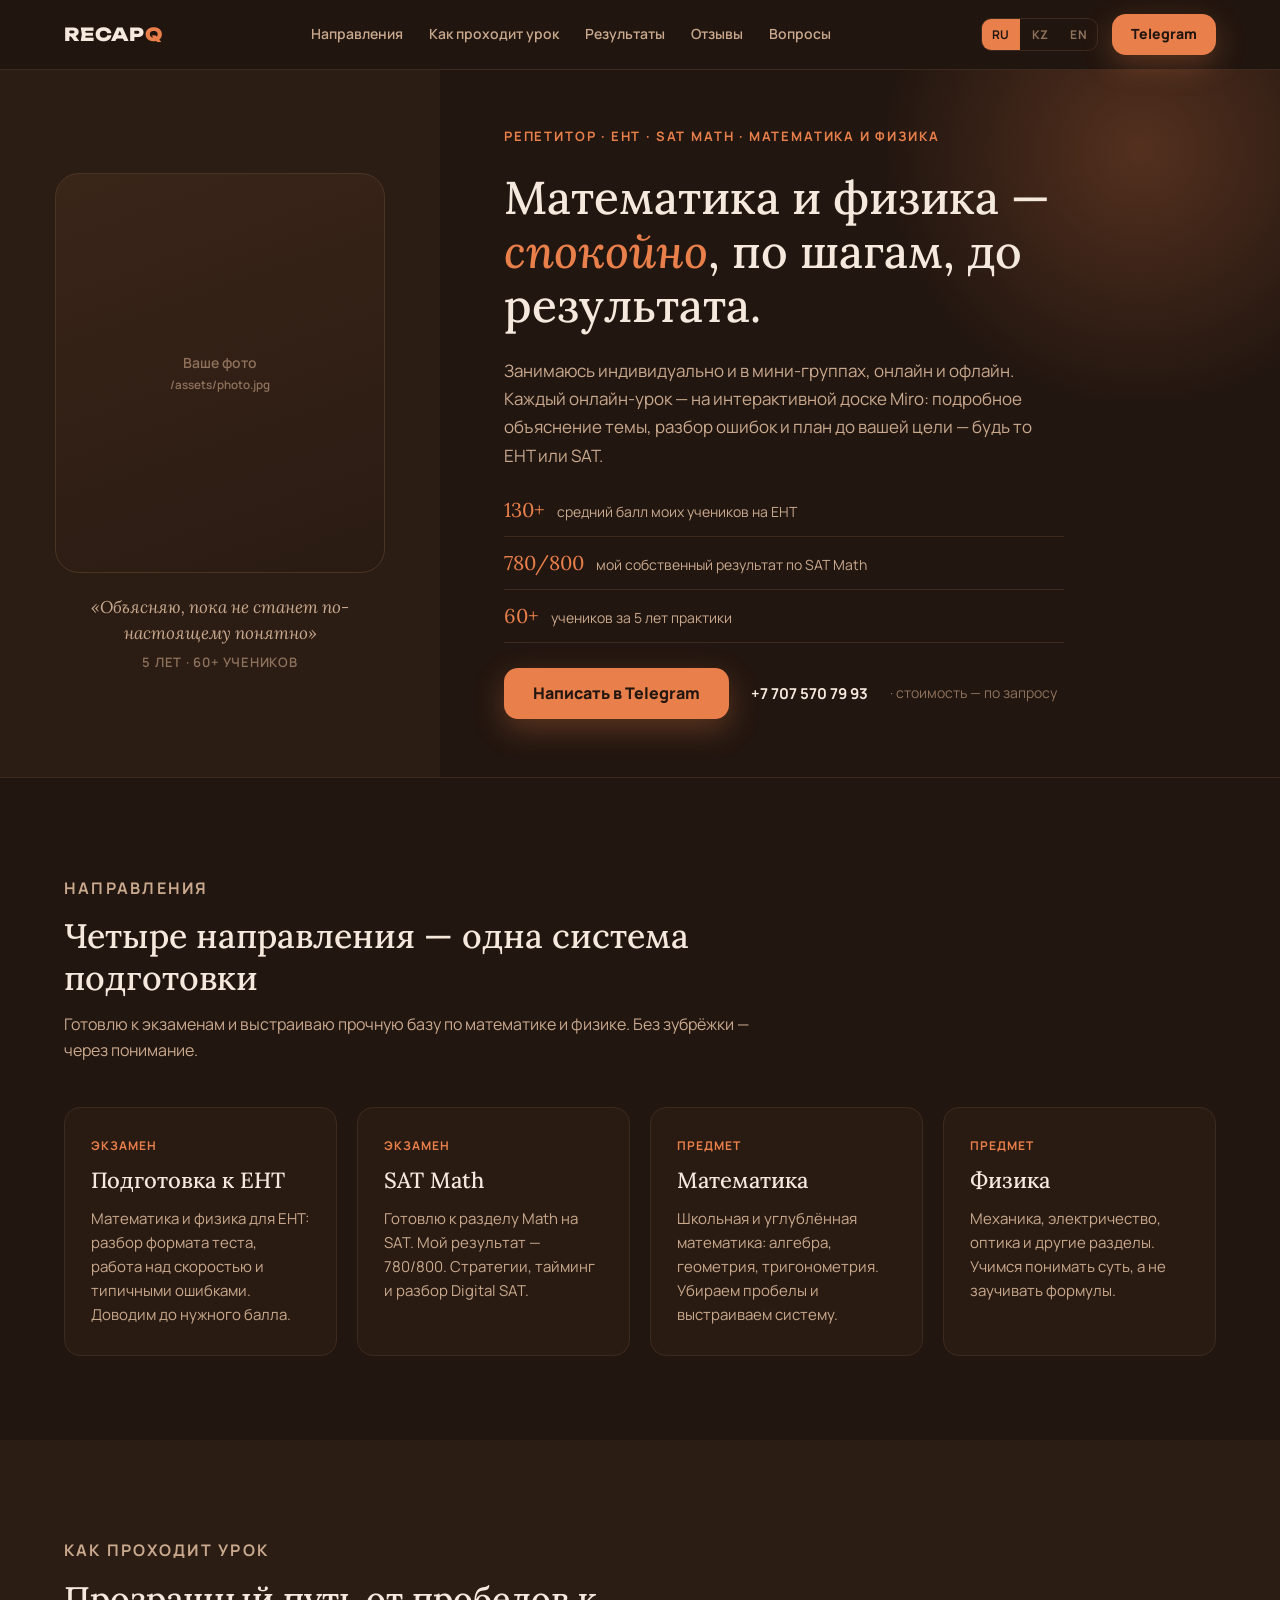
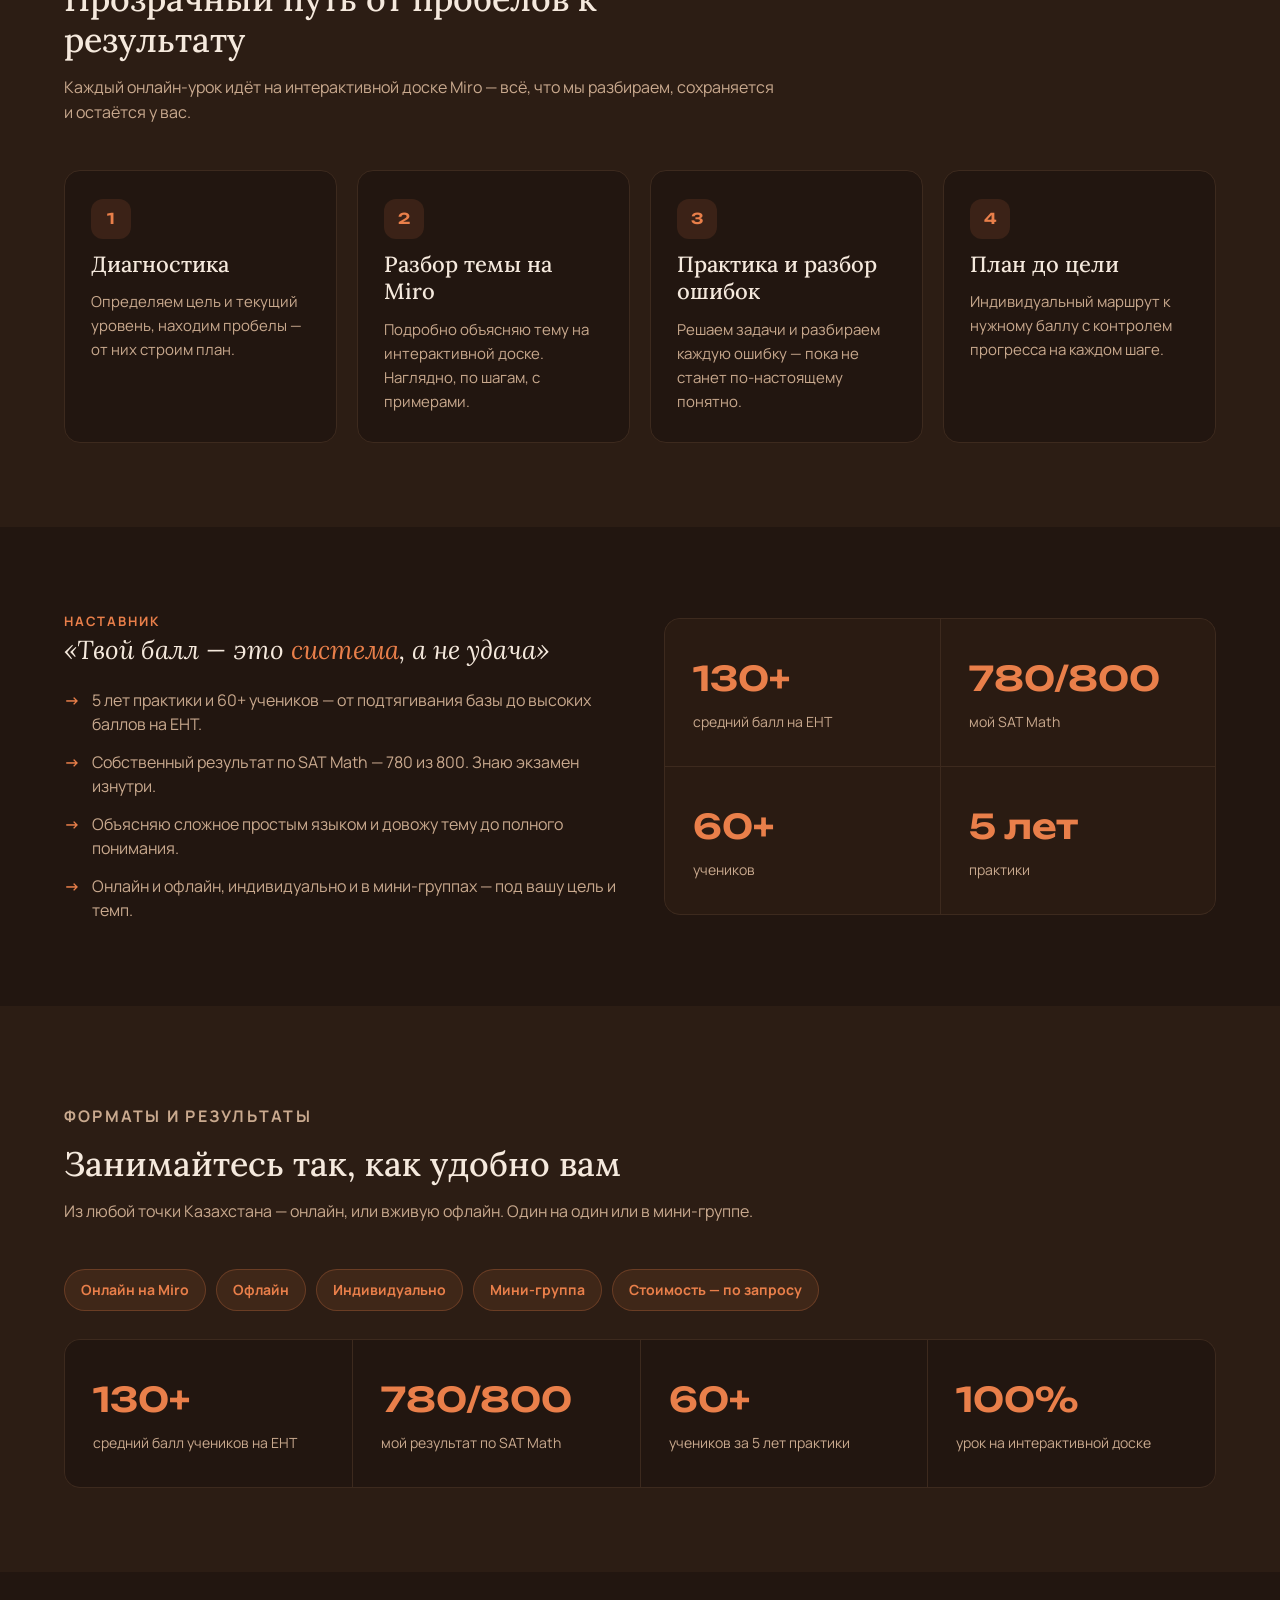
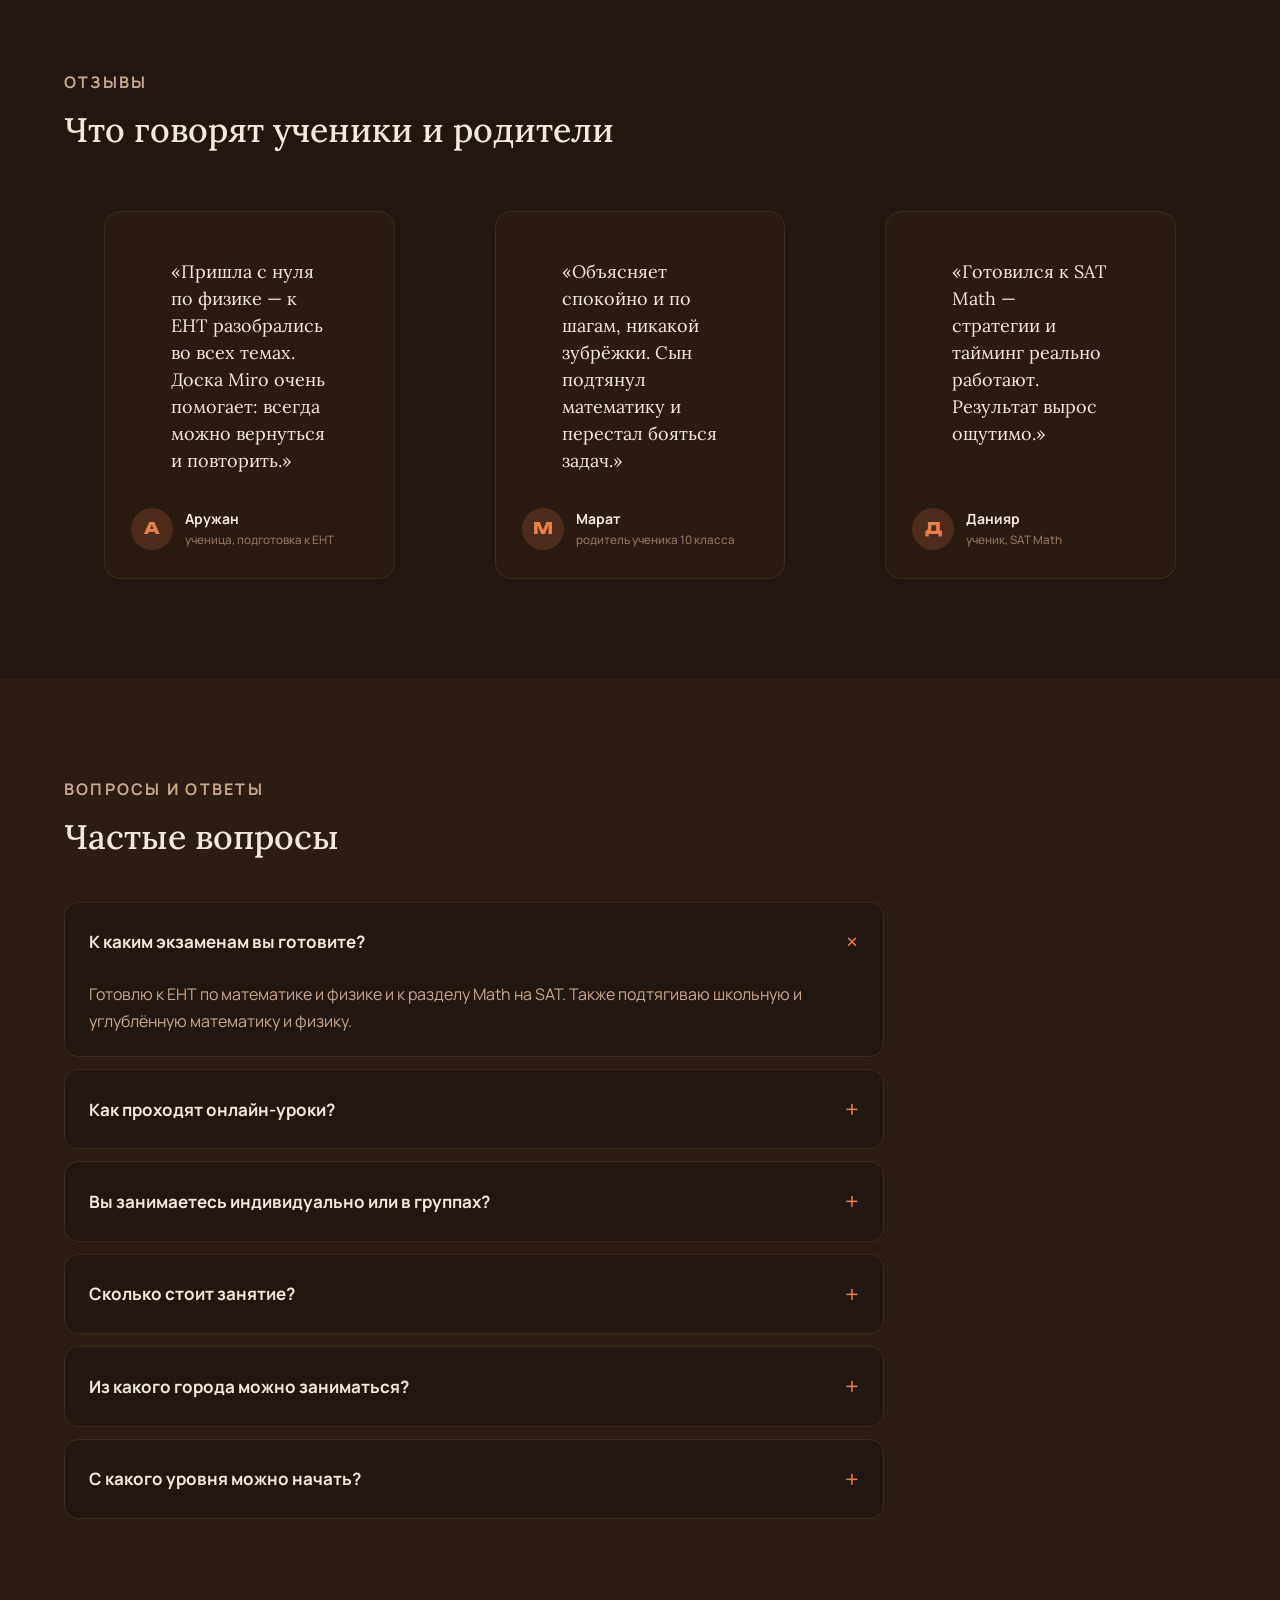
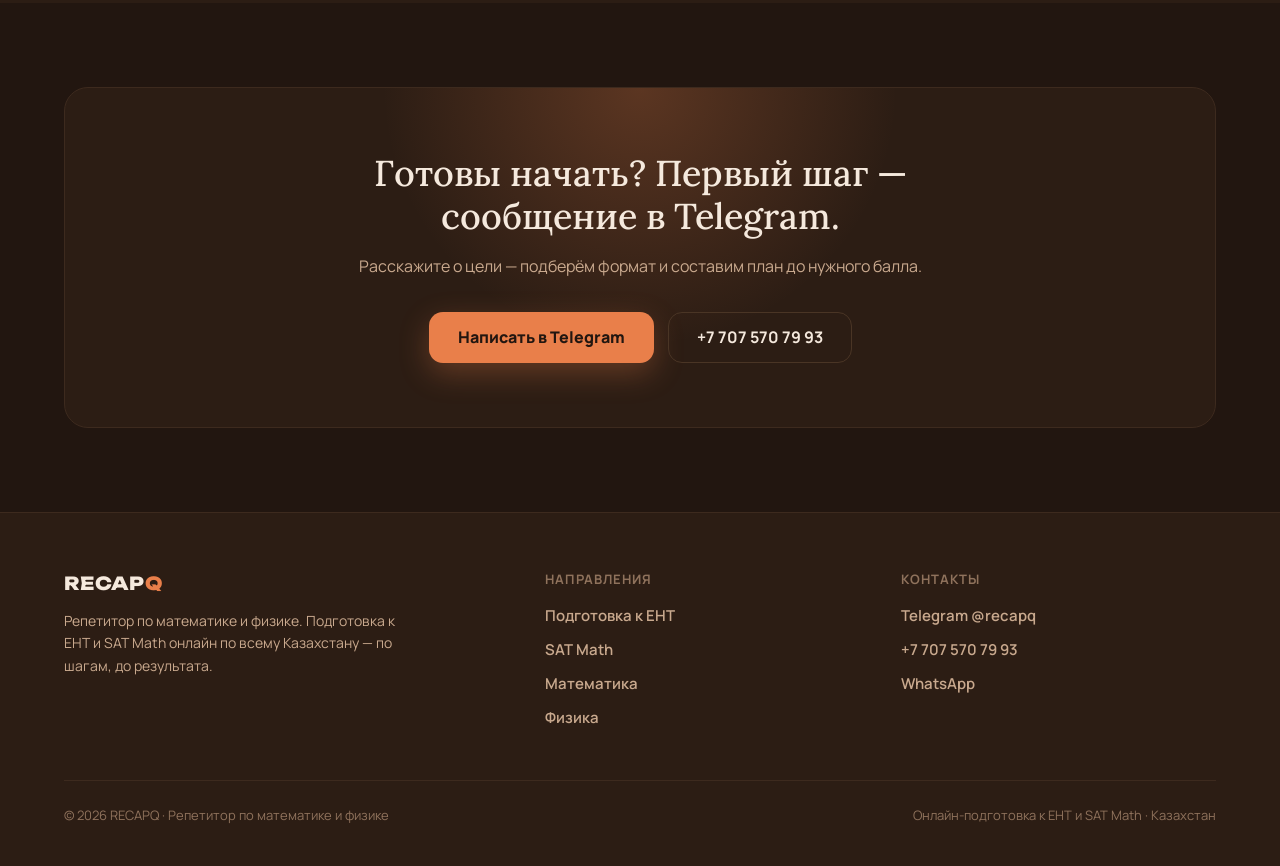
<file: index.html>
<!DOCTYPE html>
<html lang="ru">
<head>
<meta charset="utf-8">
<meta name="viewport" content="width=device-width, initial-scale=1">

<!-- ============ SEO: базовые теги ============ -->
<title>Репетитор по математике и физике · Подготовка к ЕНТ и SAT Math — RECAPQ</title>
<meta name="description" content="Онлайн-подготовка к ЕНТ и SAT Math по всему Казахстану. Математика и физика по шагам на доске Miro. Средний балл учеников 130+, мой SAT Math 780/800. Индивидуально и в мини-группах. Напишите в Telegram @recapq.">
<meta name="keywords" content="репетитор по математике, репетитор по физике, подготовка к ЕНТ, SAT Math, онлайн репетитор Казахстан, ЕНТ математика, ЕНТ физика, репетитор онлайн, RECAPQ">
<meta name="author" content="RECAPQ">
<meta name="robots" content="index, follow, max-image-preview:large, max-snippet:-1">
<link rel="canonical" href="https://alimath.site/">

<!-- ============ SEO: языковые версии (hreflang) ============ -->
<link rel="alternate" hreflang="ru" href="https://alimath.site/">
<link rel="alternate" hreflang="kk" href="https://alimath.site/kz/">
<link rel="alternate" hreflang="en" href="https://alimath.site/en/">
<link rel="alternate" hreflang="x-default" href="https://alimath.site/">

<!-- ============ SEO: Open Graph (репосты в Telegram/WhatsApp/FB) ============ -->
<meta property="og:type" content="website">
<meta property="og:site_name" content="RECAPQ">
<meta property="og:title" content="Репетитор по математике и физике · Подготовка к ЕНТ и SAT Math">
<meta property="og:description" content="Онлайн-подготовка к ЕНТ и SAT Math по шагам на доске Miro. Средний балл учеников 130+. Индивидуально и в мини-группах по всему Казахстану.">
<meta property="og:url" content="https://alimath.site/">
<meta property="og:image" content="https://alimath.site/assets/og-image.png">
<meta property="og:image:width" content="1200">
<meta property="og:image:height" content="630">
<meta property="og:locale" content="ru_RU">
<meta property="og:locale:alternate" content="kk_KZ">
<meta property="og:locale:alternate" content="en_US">
<meta name="twitter:card" content="summary_large_image">
<meta name="twitter:title" content="Репетитор по математике и физике · ЕНТ и SAT Math — RECAPQ">
<meta name="twitter:description" content="Онлайн-подготовка к ЕНТ и SAT Math по шагам на доске Miro. Средний балл учеников 130+.">
<meta name="twitter:image" content="https://alimath.site/assets/og-image.png">

<!-- ============ Иконки / тема ============ -->
<meta name="theme-color" content="#221610">
<link rel="icon" href="/assets/favicon.svg" type="image/svg+xml">
<link rel="apple-touch-icon" href="/assets/apple-touch-icon.png">
<link rel="manifest" href="/site.webmanifest">

<!-- ============ Шрифты ============ -->
<link rel="preconnect" href="https://fonts.googleapis.com">
<link rel="preconnect" href="https://fonts.gstatic.com" crossorigin>
<link href="https://fonts.googleapis.com/css2?family=Unbounded:wght@400;600;800&family=Lora:ital,wght@0,400;0,500;0,600;1,400&family=Manrope:wght@400;500;600;700;800&display=swap" rel="stylesheet">
<link rel="stylesheet" href="/assets/styles.css">

<!-- ============ SEO: структурированные данные (JSON-LD) ============ -->
<script type="application/ld+json">
{
  "@context": "https://schema.org",
  "@graph": [
    {
      "@type": "WebSite",
      "@id": "https://alimath.site/#website",
      "url": "https://alimath.site/",
      "name": "RECAPQ",
      "inLanguage": "ru",
      "description": "Репетитор по математике и физике. Подготовка к ЕНТ и SAT Math онлайн по всему Казахстану."
    },
    {
      "@type": ["EducationalOrganization", "ProfessionalService"],
      "@id": "https://alimath.site/#org",
      "name": "RECAPQ",
      "url": "https://alimath.site/",
      "image": "https://alimath.site/assets/og-image.png",
      "description": "Репетитор по математике и физике: подготовка к ЕНТ и SAT Math. Онлайн-уроки на доске Miro, индивидуально и в мини-группах.",
      "telephone": "+7-707-570-79-93",
      "priceRange": "$$",
      "areaServed": { "@type": "Country", "name": "Казахстан" },
      "availableLanguage": ["ru", "kk", "en"],
      "sameAs": ["https://t.me/recapq"],
      "knowsAbout": ["Математика", "Физика", "ЕНТ", "SAT Math", "Подготовка к экзаменам"],
      "makesOffer": [
        { "@type": "Offer", "itemOffered": { "@type": "Course", "name": "Подготовка к ЕНТ по математике и физике", "description": "Разбор формата теста, работа над скоростью и типичными ошибками.", "provider": { "@id": "https://alimath.site/#org" } } },
        { "@type": "Offer", "itemOffered": { "@type": "Course", "name": "SAT Math", "description": "Подготовка к разделу Math на SAT: стратегии, тайминг, разбор Digital SAT.", "provider": { "@id": "https://alimath.site/#org" } } },
        { "@type": "Offer", "itemOffered": { "@type": "Course", "name": "Математика", "description": "Школьная и углублённая математика: алгебра, геометрия, тригонометрия.", "provider": { "@id": "https://alimath.site/#org" } } },
        { "@type": "Offer", "itemOffered": { "@type": "Course", "name": "Физика", "description": "Механика, электричество, оптика — понимание сути, а не заучивание.", "provider": { "@id": "https://alimath.site/#org" } } }
      ]
    },
    {
      "@type": "FAQPage",
      "@id": "https://alimath.site/#faq",
      "mainEntity": [
        { "@type": "Question", "name": "К каким экзаменам вы готовите?", "acceptedAnswer": { "@type": "Answer", "text": "Готовлю к ЕНТ по математике и физике и к разделу Math на SAT. Также подтягиваю школьную и углублённую математику и физику." } },
        { "@type": "Question", "name": "Как проходят онлайн-уроки?", "acceptedAnswer": { "@type": "Answer", "text": "На интерактивной доске Miro: объясняю тему, решаем задачи, разбираем каждую ошибку. Доска сохраняется — к ней можно вернуться в любой момент." } },
        { "@type": "Question", "name": "Вы занимаетесь индивидуально или в группах?", "acceptedAnswer": { "@type": "Answer", "text": "И так, и так — индивидуально или в мини-группах, онлайн и офлайн. Формат подбираем под вашу цель." } },
        { "@type": "Question", "name": "Сколько стоит занятие?", "acceptedAnswer": { "@type": "Answer", "text": "Стоимость — по запросу. Напишите в Telegram @recapq, обсудим формат, цель и цену." } },
        { "@type": "Question", "name": "Из какого города можно заниматься?", "acceptedAnswer": { "@type": "Answer", "text": "Онлайн — из любой точки Казахстана и мира. Нужен только интернет." } },
        { "@type": "Question", "name": "С какого уровня можно начать?", "acceptedAnswer": { "@type": "Answer", "text": "С любого. Сначала диагностика текущего уровня, затем индивидуальный план до вашей цели." } }
      ]
    }
  ]
}
</script>
</head>

<body>

<!-- ============ ШАПКА ============ -->
<header class="site-header">
  <div class="header-inner">
    <a href="/" class="logo" aria-label="RECAPQ — главная">RECAP<b>Q</b></a>
    <nav class="nav" aria-label="Основная навигация">
      <a href="#subjects">Направления</a>
      <a href="#process">Как проходит урок</a>
      <a href="#results">Результаты</a>
      <a href="#reviews">Отзывы</a>
      <a href="#faq">Вопросы</a>
    </nav>
    <div class="header-actions">
      <div class="lang-switch" role="group" aria-label="Язык сайта">
        <a href="/" aria-current="true">RU</a>
        <a href="/kz/" hreflang="kk">KZ</a>
        <a href="/en/" hreflang="en">EN</a>
      </div>
      <a href="https://t.me/recapq" class="btn btn-primary" style="padding:11px 18px;font-size:14px" target="_blank" rel="noopener">Telegram</a>
    </div>
  </div>
</header>

<main>

<!-- ============ HERO ============ -->
<section class="hero" aria-labelledby="hero-title">
  <span class="glow" aria-hidden="true"></span>
  <div class="hero-grid">
    <div class="hero-photo">
      <div class="photo-frame">
        <!-- Замените плейсхолдер на своё фото: <img src="/assets/photo.jpg" alt="Репетитор RECAPQ по математике и физике" width="330" height="400"> -->
        <span class="photo-ph">Ваше фото<br><small>/assets/photo.jpg</small></span>
      </div>
      <div class="photo-caption">
        <p class="q">«Объясняю, пока не станет по-настоящему понятно»</p>
        <p class="meta">5 лет · 60+ учеников</p>
      </div>
    </div>
    <div class="hero-body">
      <p class="eyebrow">Репетитор · ЕНТ · SAT Math · Математика и Физика</p>
      <h1 id="hero-title">Математика и физика — <em>спокойно</em>, по шагам, до результата.</h1>
      <p class="hero-lead">Занимаюсь индивидуально и в мини-группах, онлайн и офлайн. Каждый онлайн-урок — на интерактивной доске Miro: подробное объяснение темы, разбор ошибок и план до вашей цели — будь то ЕНТ или SAT.</p>
      <div class="hero-stats">
        <div class="row"><span class="num">130+</span><span class="lbl">средний балл моих учеников на ЕНТ</span></div>
        <div class="row"><span class="num">780/800</span><span class="lbl">мой собственный результат по SAT Math</span></div>
        <div class="row"><span class="num">60+</span><span class="lbl">учеников за 5 лет практики</span></div>
      </div>
      <div class="hero-cta">
        <a href="https://t.me/recapq" class="btn btn-primary" target="_blank" rel="noopener">Написать в Telegram</a>
        <a href="tel:+77075707993" class="tel-link">+7 707 570 79 93</a>
        <span class="price">· стоимость — по запросу</span>
      </div>
    </div>
  </div>
</section>

<!-- ============ НАПРАВЛЕНИЯ ============ -->
<section class="section" id="subjects" aria-labelledby="subjects-title">
  <div class="wrap">
    <div class="section-head">
      <p class="eyebrow">Направления</p>
      <h2 id="subjects-title">Четыре направления — одна система подготовки</h2>
      <p>Готовлю к экзаменам и выстраиваю прочную базу по математике и физике. Без зубрёжки — через понимание.</p>
    </div>
    <div class="grid grid-4">
      <article class="card">
        <span class="kicker">Экзамен</span>
        <h3>Подготовка к ЕНТ</h3>
        <p>Математика и физика для ЕНТ: разбор формата теста, работа над скоростью и типичными ошибками. Доводим до нужного балла.</p>
      </article>
      <article class="card">
        <span class="kicker">Экзамен</span>
        <h3>SAT Math</h3>
        <p>Готовлю к разделу Math на SAT. Мой результат — 780/800. Стратегии, тайминг и разбор Digital SAT.</p>
      </article>
      <article class="card">
        <span class="kicker">Предмет</span>
        <h3>Математика</h3>
        <p>Школьная и углублённая математика: алгебра, геометрия, тригонометрия. Убираем пробелы и выстраиваем систему.</p>
      </article>
      <article class="card">
        <span class="kicker">Предмет</span>
        <h3>Физика</h3>
        <p>Механика, электричество, оптика и другие разделы. Учимся понимать суть, а не заучивать формулы.</p>
      </article>
    </div>
  </div>
</section>

<!-- ============ КАК ПРОХОДИТ УРОК ============ -->
<section class="section section-alt" id="process" aria-labelledby="process-title">
  <div class="wrap">
    <div class="section-head">
      <p class="eyebrow">Как проходит урок</p>
      <h2 id="process-title">Прозрачный путь от пробелов к результату</h2>
      <p>Каждый онлайн-урок идёт на интерактивной доске Miro — всё, что мы разбираем, сохраняется и остаётся у вас.</p>
    </div>
    <div class="grid grid-4">
      <article class="card">
        <span class="idx">1</span>
        <h3>Диагностика</h3>
        <p>Определяем цель и текущий уровень, находим пробелы — от них строим план.</p>
      </article>
      <article class="card">
        <span class="idx">2</span>
        <h3>Разбор темы на Miro</h3>
        <p>Подробно объясняю тему на интерактивной доске. Наглядно, по шагам, с примерами.</p>
      </article>
      <article class="card">
        <span class="idx">3</span>
        <h3>Практика и разбор ошибок</h3>
        <p>Решаем задачи и разбираем каждую ошибку — пока не станет по-настоящему понятно.</p>
      </article>
      <article class="card">
        <span class="idx">4</span>
        <h3>План до цели</h3>
        <p>Индивидуальный маршрут к нужному баллу с контролем прогресса на каждом шаге.</p>
      </article>
    </div>
  </div>
</section>

<!-- ============ ОБО МНЕ ============ -->
<section class="section" id="about" aria-labelledby="about-title">
  <div class="wrap about">
    <div>
      <p class="eyebrow">Наставник</p>
      <p class="about-quote" id="about-title">«Твой балл — это <span>система</span>, а не удача»</p>
      <ul>
        <li>5 лет практики и 60+ учеников — от подтягивания базы до высоких баллов на ЕНТ.</li>
        <li>Собственный результат по SAT Math — 780 из 800. Знаю экзамен изнутри.</li>
        <li>Объясняю сложное простым языком и довожу тему до полного понимания.</li>
        <li>Онлайн и офлайн, индивидуально и в мини-группах — под вашу цель и темп.</li>
      </ul>
    </div>
    <div>
      <div class="stats-band" style="grid-template-columns:1fr 1fr">
        <div class="cell"><span class="num">130+</span><span class="lbl">средний балл на ЕНТ</span></div>
        <div class="cell"><span class="num">780/800</span><span class="lbl">мой SAT Math</span></div>
        <div class="cell"><span class="num">60+</span><span class="lbl">учеников</span></div>
        <div class="cell"><span class="num">5 лет</span><span class="lbl">практики</span></div>
      </div>
    </div>
  </div>
</section>

<!-- ============ РЕЗУЛЬТАТЫ / ФОРМАТЫ ============ -->
<section class="section section-alt" id="results" aria-labelledby="results-title">
  <div class="wrap">
    <div class="section-head">
      <p class="eyebrow">Форматы и результаты</p>
      <h2 id="results-title">Занимайтесь так, как удобно вам</h2>
      <p>Из любой точки Казахстана — онлайн, или вживую офлайн. Один на один или в мини-группе.</p>
    </div>
    <div class="pills" style="margin-bottom:28px">
      <span class="pill">Онлайн на Miro</span>
      <span class="pill">Офлайн</span>
      <span class="pill">Индивидуально</span>
      <span class="pill">Мини-группа</span>
      <span class="pill">Стоимость — по запросу</span>
    </div>
    <div class="stats-band">
      <div class="cell"><span class="num">130+</span><span class="lbl">средний балл учеников на ЕНТ</span></div>
      <div class="cell"><span class="num">780/800</span><span class="lbl">мой результат по SAT Math</span></div>
      <div class="cell"><span class="num">60+</span><span class="lbl">учеников за 5 лет практики</span></div>
      <div class="cell"><span class="num">100%</span><span class="lbl">урок на интерактивной доске</span></div>
    </div>
  </div>
</section>

<!-- ============ ОТЗЫВЫ ============ -->
<!-- TODO: замените примеры ниже на реальные отзывы учеников (имя, класс/цель, текст). -->
<section class="section" id="reviews" aria-labelledby="reviews-title">
  <div class="wrap">
    <div class="section-head">
      <p class="eyebrow">Отзывы</p>
      <h2 id="reviews-title">Что говорят ученики и родители</h2>
    </div>
    <div class="grid grid-3">
      <figure class="quote-card">
        <blockquote class="text">«Пришла с нуля по физике — к ЕНТ разобрались во всех темах. Доска Miro очень помогает: всегда можно вернуться и повторить.»</blockquote>
        <figcaption class="author"><span class="avatar">А</span><span class="who">Аружан<small>ученица, подготовка к ЕНТ</small></span></figcaption>
      </figure>
      <figure class="quote-card">
        <blockquote class="text">«Объясняет спокойно и по шагам, никакой зубрёжки. Сын подтянул математику и перестал бояться задач.»</blockquote>
        <figcaption class="author"><span class="avatar">М</span><span class="who">Марат<small>родитель ученика 10 класса</small></span></figcaption>
      </figure>
      <figure class="quote-card">
        <blockquote class="text">«Готовился к SAT Math — стратегии и тайминг реально работают. Результат вырос ощутимо.»</blockquote>
        <figcaption class="author"><span class="avatar">Д</span><span class="who">Данияр<small>ученик, SAT Math</small></span></figcaption>
      </figure>
    </div>
  </div>
</section>

<!-- ============ FAQ ============ -->
<section class="section section-alt" id="faq" aria-labelledby="faq-title">
  <div class="wrap">
    <div class="section-head">
      <p class="eyebrow">Вопросы и ответы</p>
      <h2 id="faq-title">Частые вопросы</h2>
    </div>
    <div class="faq">
      <details open>
        <summary>К каким экзаменам вы готовите?</summary>
        <div class="answer">Готовлю к ЕНТ по математике и физике и к разделу Math на SAT. Также подтягиваю школьную и углублённую математику и физику.</div>
      </details>
      <details>
        <summary>Как проходят онлайн-уроки?</summary>
        <div class="answer">На интерактивной доске Miro: объясняю тему, решаем задачи, разбираем каждую ошибку. Доска сохраняется — к ней можно вернуться в любой момент.</div>
      </details>
      <details>
        <summary>Вы занимаетесь индивидуально или в группах?</summary>
        <div class="answer">И так, и так — индивидуально или в мини-группах, онлайн и офлайн. Формат подбираем под вашу цель.</div>
      </details>
      <details>
        <summary>Сколько стоит занятие?</summary>
        <div class="answer">Стоимость — по запросу. Напишите в Telegram <a href="https://t.me/recapq" target="_blank" rel="noopener">@recapq</a>, обсудим формат, цель и цену.</div>
      </details>
      <details>
        <summary>Из какого города можно заниматься?</summary>
        <div class="answer">Онлайн — из любой точки Казахстана и мира. Нужен только интернет.</div>
      </details>
      <details>
        <summary>С какого уровня можно начать?</summary>
        <div class="answer">С любого. Сначала диагностика текущего уровня, затем индивидуальный план до вашей цели.</div>
      </details>
    </div>
  </div>
</section>

<!-- ============ ФИНАЛЬНЫЙ CTA ============ -->
<section class="section" aria-labelledby="cta-title">
  <div class="wrap">
    <div class="cta-final">
      <span class="glow" aria-hidden="true"></span>
      <h2 id="cta-title">Готовы начать? Первый шаг — сообщение в Telegram.</h2>
      <p>Расскажите о цели — подберём формат и составим план до нужного балла.</p>
      <div class="buttons">
        <a href="https://t.me/recapq" class="btn btn-primary" target="_blank" rel="noopener">Написать в Telegram</a>
        <a href="tel:+77075707993" class="btn btn-ghost">+7 707 570 79 93</a>
      </div>
    </div>
  </div>
</section>

</main>

<!-- ============ ПОДВАЛ ============ -->
<footer class="site-footer">
  <div class="wrap">
    <div class="footer-grid">
      <div>
        <div class="logo">RECAP<b>Q</b></div>
        <p>Репетитор по математике и физике. Подготовка к ЕНТ и SAT Math онлайн по всему Казахстану — по шагам, до результата.</p>
      </div>
      <div class="footer-col">
        <h4>Направления</h4>
        <a href="#subjects">Подготовка к ЕНТ</a>
        <a href="#subjects">SAT Math</a>
        <a href="#subjects">Математика</a>
        <a href="#subjects">Физика</a>
      </div>
      <div class="footer-col">
        <h4>Контакты</h4>
        <a href="https://t.me/recapq" target="_blank" rel="noopener">Telegram @recapq</a>
        <a href="tel:+77075707993">+7 707 570 79 93</a>
        <a href="https://wa.me/77075707993" target="_blank" rel="noopener">WhatsApp</a>
      </div>
    </div>
    <div class="footer-bottom">
      <span>© 2026 RECAPQ · Репетитор по математике и физике</span>
      <span>Онлайн-подготовка к ЕНТ и SAT Math · Казахстан</span>
    </div>
  </div>
</footer>

<!-- ============ Липкая кнопка на мобильных ============ -->
<div class="mobile-cta">
  <a href="https://t.me/recapq" class="btn btn-primary" target="_blank" rel="noopener">Написать в Telegram</a>
  <a href="tel:+77075707993" class="btn btn-ghost" aria-label="Позвонить">Позвонить</a>
</div>

</body>
</html>
</file>
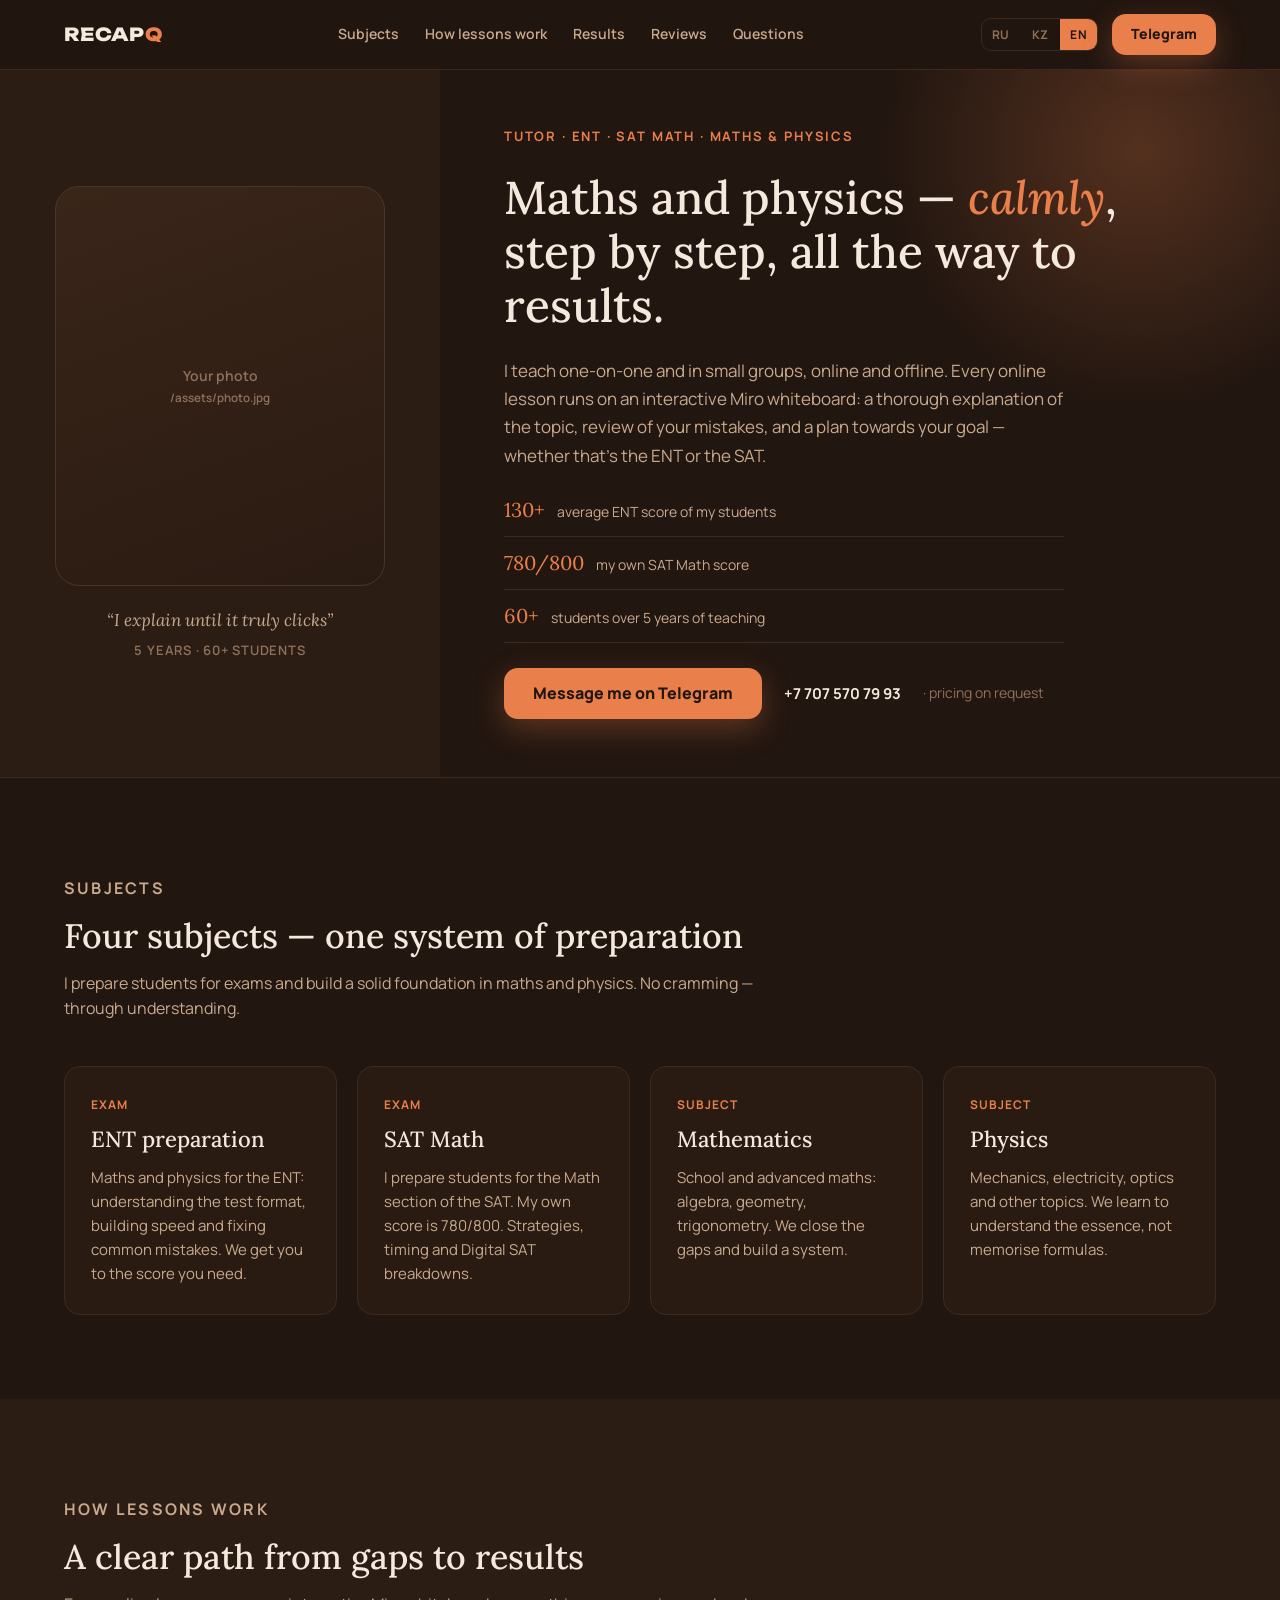
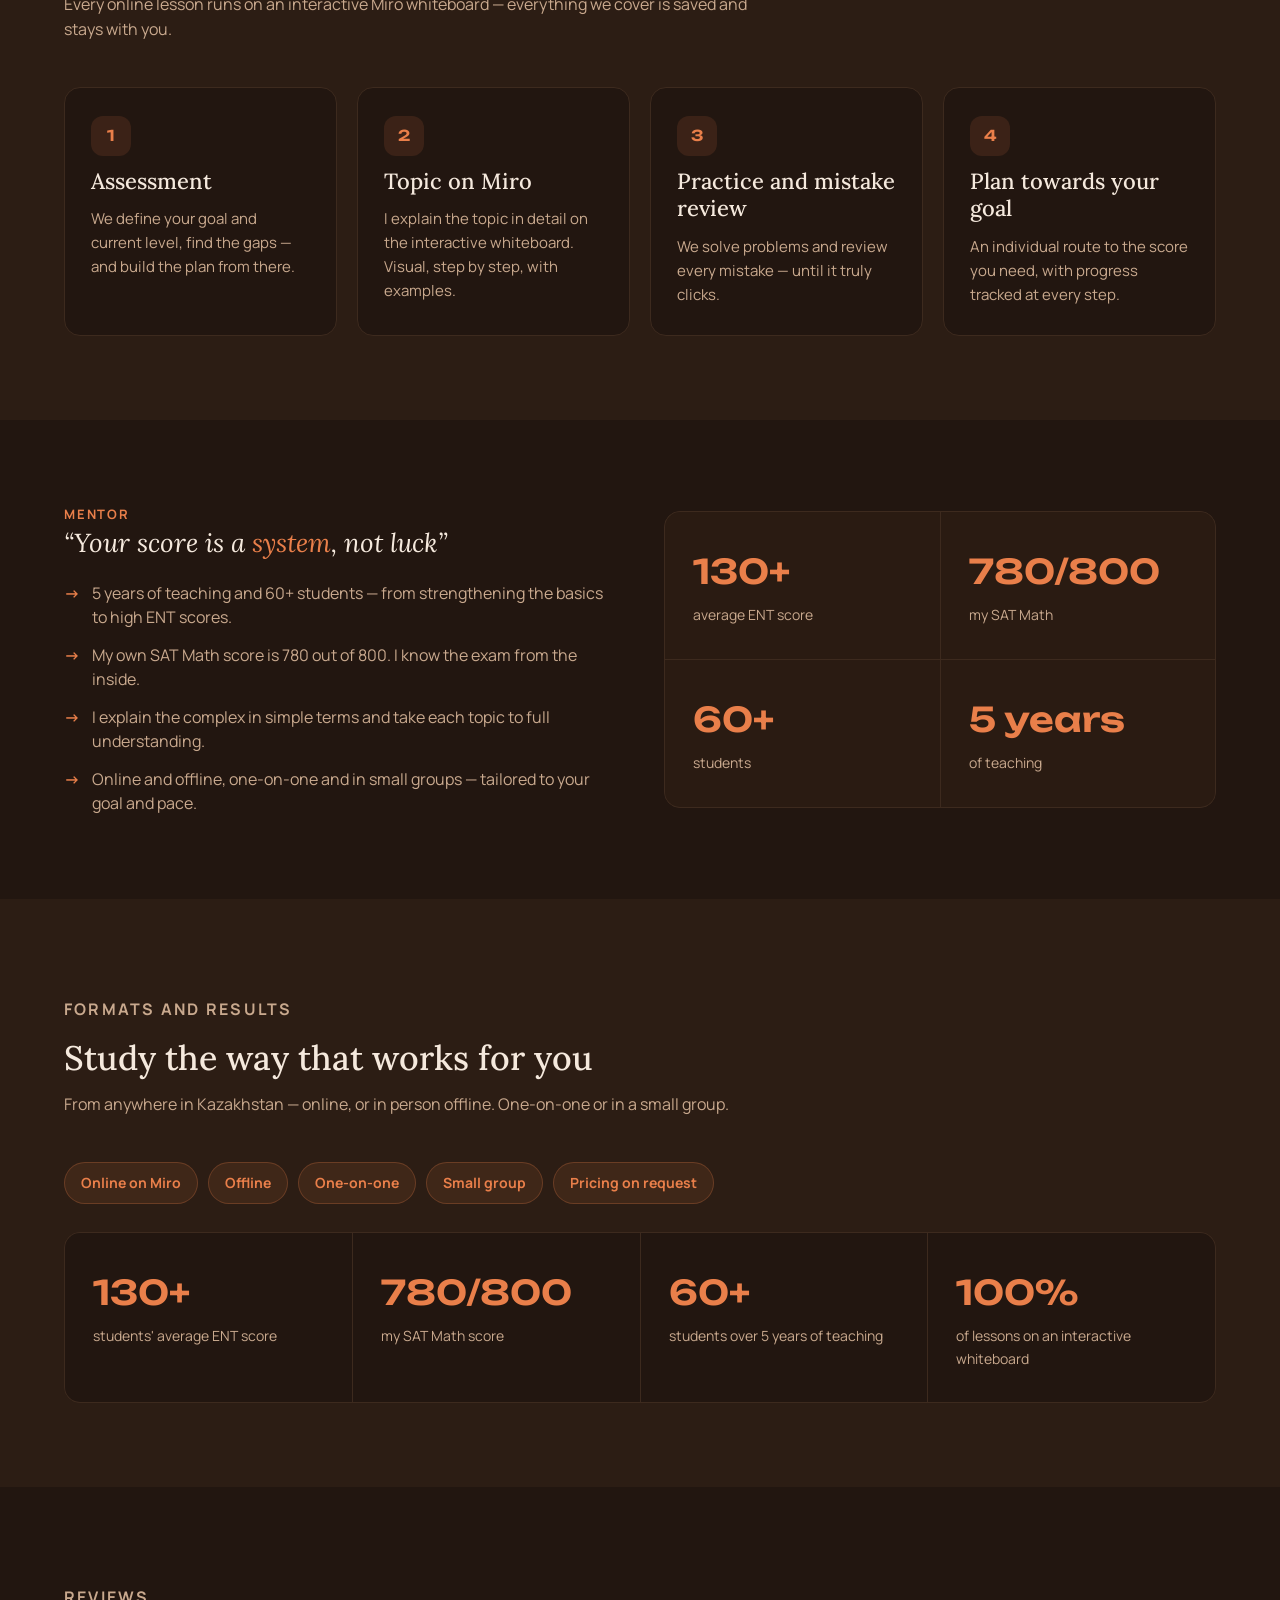
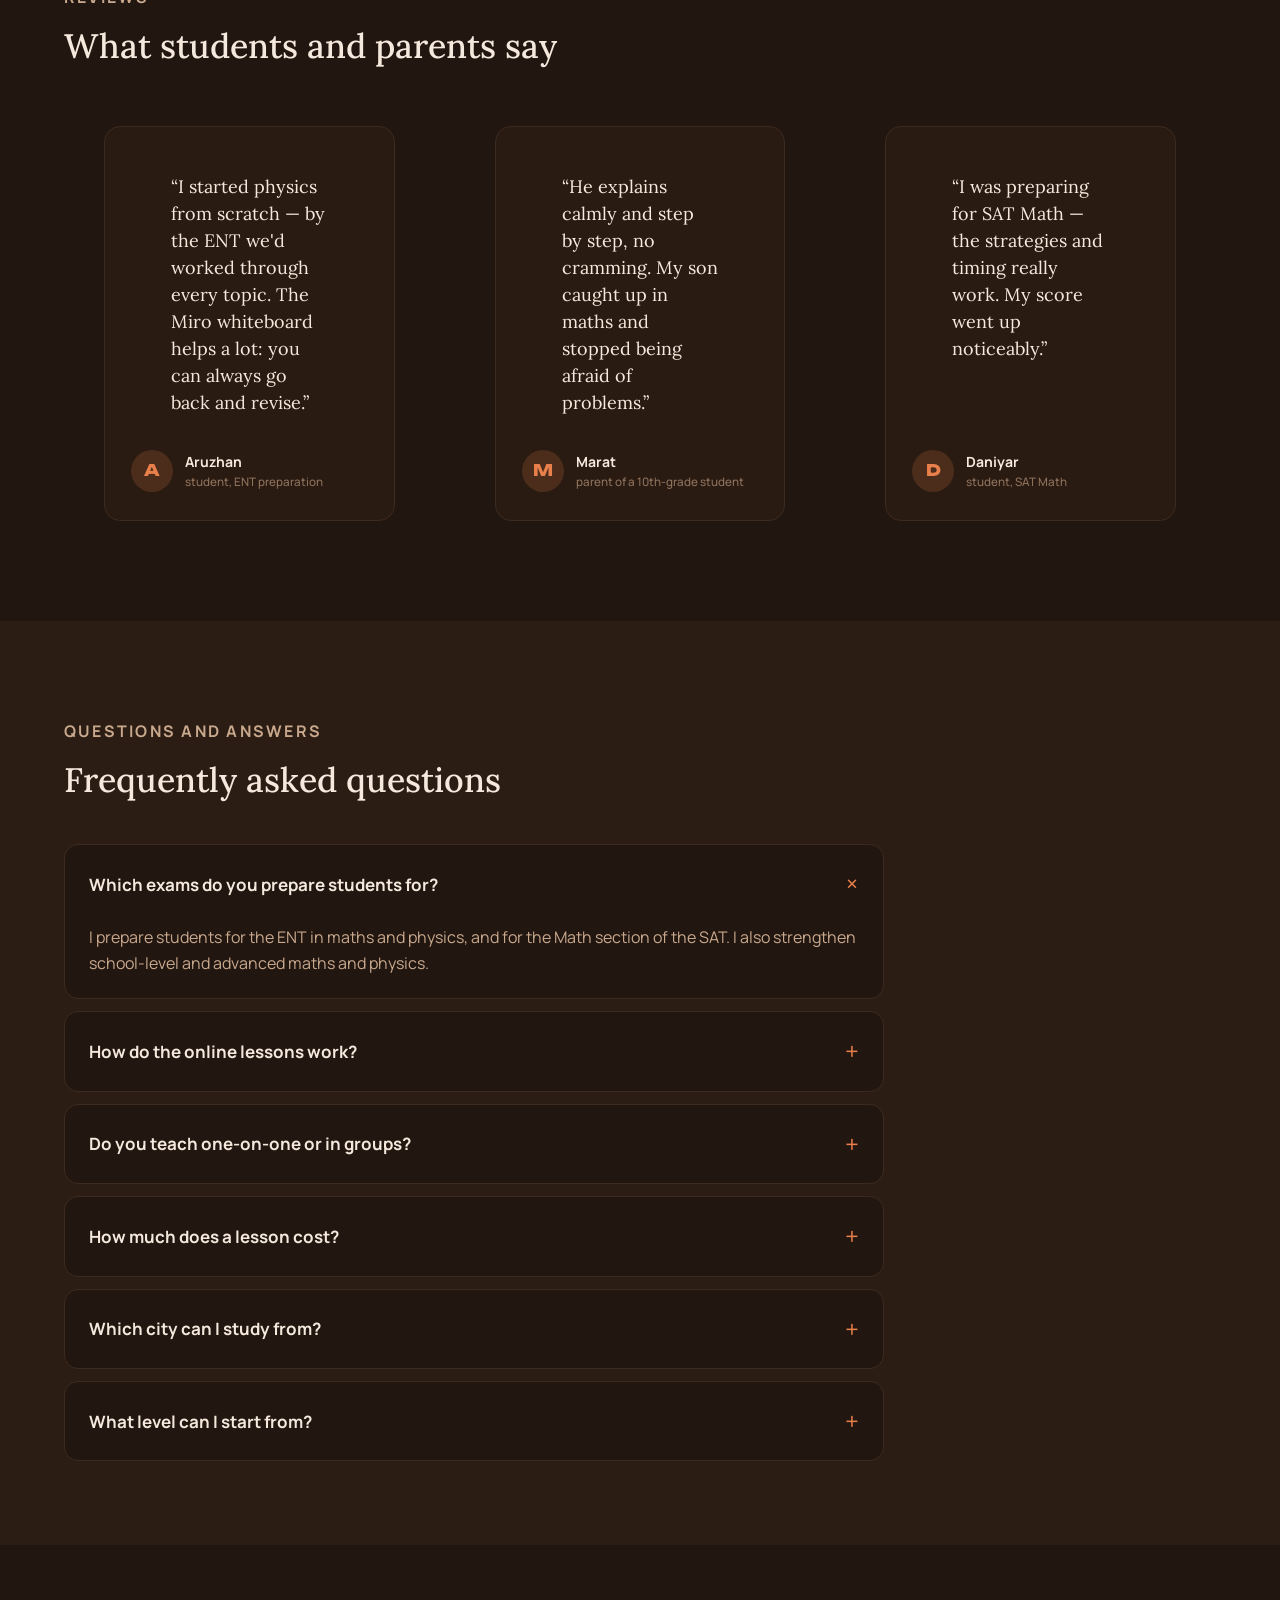
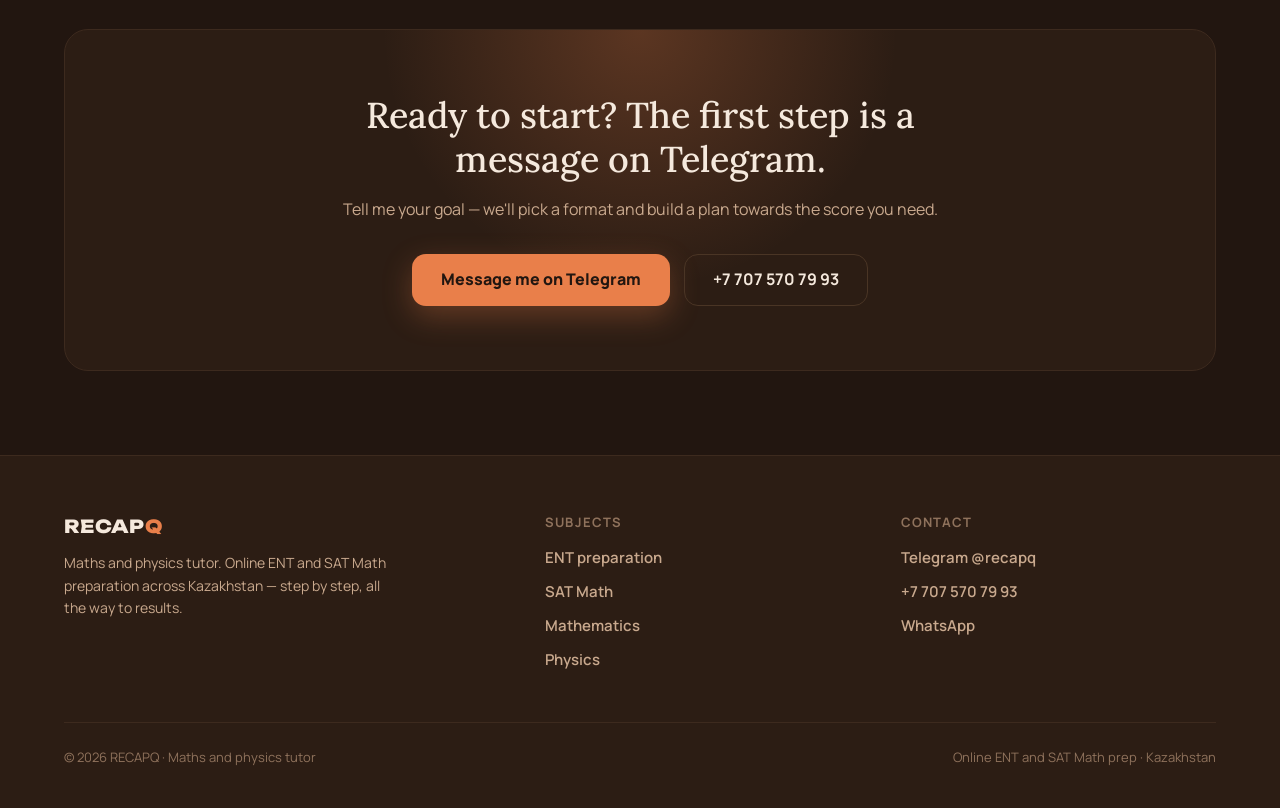
<file: en/index.html>
<!DOCTYPE html>
<html lang="en">
<head>
<meta charset="utf-8">
<meta name="viewport" content="width=device-width, initial-scale=1">

<!-- ============ SEO: base tags ============ -->
<title>Maths & Physics Tutor · ENT and SAT Math Prep — RECAPQ</title>
<meta name="description" content="Online prep for the ENT (Unified National Testing) and SAT Math across Kazakhstan. Maths and physics explained step by step on a Miro whiteboard. Students' average score 130+, my own SAT Math 780/800. One-on-one and small groups. Message me on Telegram @recapq.">
<meta name="keywords" content="maths tutor, physics tutor, ENT preparation, SAT Math, online tutor Kazakhstan, math tutor, physics online, exam prep, RECAPQ">
<meta name="author" content="RECAPQ">
<meta name="robots" content="index, follow, max-image-preview:large, max-snippet:-1">
<link rel="canonical" href="https://alimath.site/en/">

<!-- ============ SEO: language versions (hreflang) ============ -->
<link rel="alternate" hreflang="ru" href="https://alimath.site/">
<link rel="alternate" hreflang="kk" href="https://alimath.site/kz/">
<link rel="alternate" hreflang="en" href="https://alimath.site/en/">
<link rel="alternate" hreflang="x-default" href="https://alimath.site/">

<!-- ============ SEO: Open Graph (shares on Telegram/WhatsApp/FB) ============ -->
<meta property="og:type" content="website">
<meta property="og:site_name" content="RECAPQ">
<meta property="og:title" content="Maths & Physics Tutor · ENT and SAT Math Prep">
<meta property="og:description" content="Online prep for the ENT and SAT Math, step by step on a Miro whiteboard. Students' average score 130+. One-on-one and small groups across Kazakhstan.">
<meta property="og:url" content="https://alimath.site/en/">
<meta property="og:image" content="https://alimath.site/assets/og-image.png">
<meta property="og:image:width" content="1200">
<meta property="og:image:height" content="630">
<meta property="og:locale" content="en_US">
<meta property="og:locale:alternate" content="ru_RU">
<meta property="og:locale:alternate" content="kk_KZ">
<meta name="twitter:card" content="summary_large_image">
<meta name="twitter:title" content="Maths & Physics Tutor · ENT and SAT Math — RECAPQ">
<meta name="twitter:description" content="Online prep for the ENT and SAT Math, step by step on a Miro whiteboard. Students' average score 130+.">
<meta name="twitter:image" content="https://alimath.site/assets/og-image.png">

<!-- ============ Icons / theme ============ -->
<meta name="theme-color" content="#221610">
<link rel="icon" href="/assets/favicon.svg" type="image/svg+xml">
<link rel="apple-touch-icon" href="/assets/apple-touch-icon.png">
<link rel="manifest" href="/site.webmanifest">

<!-- ============ Fonts ============ -->
<link rel="preconnect" href="https://fonts.googleapis.com">
<link rel="preconnect" href="https://fonts.gstatic.com" crossorigin>
<link href="https://fonts.googleapis.com/css2?family=Unbounded:wght@400;600;800&family=Lora:ital,wght@0,400;0,500;0,600;1,400&family=Manrope:wght@400;500;600;700;800&display=swap" rel="stylesheet">
<link rel="stylesheet" href="/assets/styles.css">

<!-- ============ SEO: structured data (JSON-LD) ============ -->
<script type="application/ld+json">
{
  "@context": "https://schema.org",
  "@graph": [
    {
      "@type": "WebSite",
      "@id": "https://alimath.site/en/#website",
      "url": "https://alimath.site/en/",
      "name": "RECAPQ",
      "inLanguage": "en",
      "description": "Maths and physics tutor. Online ENT and SAT Math preparation across Kazakhstan."
    },
    {
      "@type": ["EducationalOrganization", "ProfessionalService"],
      "@id": "https://alimath.site/#org",
      "name": "RECAPQ",
      "url": "https://alimath.site/",
      "image": "https://alimath.site/assets/og-image.png",
      "description": "Maths and physics tutor: ENT and SAT Math preparation. Online lessons on a Miro whiteboard, one-on-one and in small groups.",
      "telephone": "+7-707-570-79-93",
      "priceRange": "$$",
      "areaServed": { "@type": "Country", "name": "Kazakhstan" },
      "availableLanguage": ["ru", "kk", "en"],
      "sameAs": ["https://t.me/recapq"],
      "knowsAbout": ["Mathematics", "Physics", "ENT", "SAT Math", "Exam preparation"],
      "makesOffer": [
        { "@type": "Offer", "itemOffered": { "@type": "Course", "name": "ENT preparation (maths & physics)", "description": "Understanding the test format, building speed and fixing common mistakes.", "provider": { "@id": "https://alimath.site/#org" } } },
        { "@type": "Offer", "itemOffered": { "@type": "Course", "name": "SAT Math", "description": "Preparation for the Math section of the SAT: strategies, timing, and Digital SAT breakdowns.", "provider": { "@id": "https://alimath.site/#org" } } },
        { "@type": "Offer", "itemOffered": { "@type": "Course", "name": "Mathematics", "description": "School and advanced maths: algebra, geometry, trigonometry.", "provider": { "@id": "https://alimath.site/#org" } } },
        { "@type": "Offer", "itemOffered": { "@type": "Course", "name": "Physics", "description": "Mechanics, electricity, optics — understanding the essence, not memorising.", "provider": { "@id": "https://alimath.site/#org" } } }
      ]
    },
    {
      "@type": "FAQPage",
      "@id": "https://alimath.site/en/#faq",
      "mainEntity": [
        { "@type": "Question", "name": "Which exams do you prepare students for?", "acceptedAnswer": { "@type": "Answer", "text": "I prepare students for the ENT in maths and physics, and for the Math section of the SAT. I also strengthen school-level and advanced maths and physics." } },
        { "@type": "Question", "name": "How do the online lessons work?", "acceptedAnswer": { "@type": "Answer", "text": "On an interactive Miro whiteboard: I explain the topic, we solve problems and review every mistake. The board is saved, so you can come back to it any time." } },
        { "@type": "Question", "name": "Do you teach one-on-one or in groups?", "acceptedAnswer": { "@type": "Answer", "text": "Both — one-on-one or in small groups, online and offline. We choose the format that fits your goal." } },
        { "@type": "Question", "name": "How much does a lesson cost?", "acceptedAnswer": { "@type": "Answer", "text": "Pricing is on request. Message me on Telegram @recapq and we'll discuss the format, your goal and the price." } },
        { "@type": "Question", "name": "Which city can I study from?", "acceptedAnswer": { "@type": "Answer", "text": "Online — from anywhere in Kazakhstan and the world. All you need is internet." } },
        { "@type": "Question", "name": "What level can I start from?", "acceptedAnswer": { "@type": "Answer", "text": "Any level. First we assess your current level, then build an individual plan towards your goal." } }
      ]
    }
  ]
}
</script>
</head>

<body>

<!-- ============ HEADER ============ -->
<header class="site-header">
  <div class="header-inner">
    <a href="/" class="logo" aria-label="RECAPQ — home">RECAP<b>Q</b></a>
    <nav class="nav" aria-label="Main navigation">
      <a href="#subjects">Subjects</a>
      <a href="#process">How lessons work</a>
      <a href="#results">Results</a>
      <a href="#reviews">Reviews</a>
      <a href="#faq">Questions</a>
    </nav>
    <div class="header-actions">
      <div class="lang-switch" role="group" aria-label="Site language">
        <a href="/">RU</a>
        <a href="/kz/" hreflang="kk">KZ</a>
        <a href="/en/" hreflang="en" aria-current="true">EN</a>
      </div>
      <a href="https://t.me/recapq" class="btn btn-primary" style="padding:11px 18px;font-size:14px" target="_blank" rel="noopener">Telegram</a>
    </div>
  </div>
</header>

<main>

<!-- ============ HERO ============ -->
<section class="hero" aria-labelledby="hero-title">
  <span class="glow" aria-hidden="true"></span>
  <div class="hero-grid">
    <div class="hero-photo">
      <div class="photo-frame">
        <!-- Replace the placeholder with your own photo: <img src="/assets/photo.jpg" alt="RECAPQ maths and physics tutor" width="330" height="400"> -->
        <span class="photo-ph">Your photo<br><small>/assets/photo.jpg</small></span>
      </div>
      <div class="photo-caption">
        <p class="q">“I explain until it truly clicks”</p>
        <p class="meta">5 years · 60+ students</p>
      </div>
    </div>
    <div class="hero-body">
      <p class="eyebrow">Tutor · ENT · SAT Math · Maths & Physics</p>
      <h1 id="hero-title">Maths and physics — <em>calmly</em>, step by step, all the way to results.</h1>
      <p class="hero-lead">I teach one-on-one and in small groups, online and offline. Every online lesson runs on an interactive Miro whiteboard: a thorough explanation of the topic, review of your mistakes, and a plan towards your goal — whether that's the ENT or the SAT.</p>
      <div class="hero-stats">
        <div class="row"><span class="num">130+</span><span class="lbl">average ENT score of my students</span></div>
        <div class="row"><span class="num">780/800</span><span class="lbl">my own SAT Math score</span></div>
        <div class="row"><span class="num">60+</span><span class="lbl">students over 5 years of teaching</span></div>
      </div>
      <div class="hero-cta">
        <a href="https://t.me/recapq" class="btn btn-primary" target="_blank" rel="noopener">Message me on Telegram</a>
        <a href="tel:+77075707993" class="tel-link">+7 707 570 79 93</a>
        <span class="price">· pricing on request</span>
      </div>
    </div>
  </div>
</section>

<!-- ============ SUBJECTS ============ -->
<section class="section" id="subjects" aria-labelledby="subjects-title">
  <div class="wrap">
    <div class="section-head">
      <p class="eyebrow">Subjects</p>
      <h2 id="subjects-title">Four subjects — one system of preparation</h2>
      <p>I prepare students for exams and build a solid foundation in maths and physics. No cramming — through understanding.</p>
    </div>
    <div class="grid grid-4">
      <article class="card">
        <span class="kicker">Exam</span>
        <h3>ENT preparation</h3>
        <p>Maths and physics for the ENT: understanding the test format, building speed and fixing common mistakes. We get you to the score you need.</p>
      </article>
      <article class="card">
        <span class="kicker">Exam</span>
        <h3>SAT Math</h3>
        <p>I prepare students for the Math section of the SAT. My own score is 780/800. Strategies, timing and Digital SAT breakdowns.</p>
      </article>
      <article class="card">
        <span class="kicker">Subject</span>
        <h3>Mathematics</h3>
        <p>School and advanced maths: algebra, geometry, trigonometry. We close the gaps and build a system.</p>
      </article>
      <article class="card">
        <span class="kicker">Subject</span>
        <h3>Physics</h3>
        <p>Mechanics, electricity, optics and other topics. We learn to understand the essence, not memorise formulas.</p>
      </article>
    </div>
  </div>
</section>

<!-- ============ HOW LESSONS WORK ============ -->
<section class="section section-alt" id="process" aria-labelledby="process-title">
  <div class="wrap">
    <div class="section-head">
      <p class="eyebrow">How lessons work</p>
      <h2 id="process-title">A clear path from gaps to results</h2>
      <p>Every online lesson runs on an interactive Miro whiteboard — everything we cover is saved and stays with you.</p>
    </div>
    <div class="grid grid-4">
      <article class="card">
        <span class="idx">1</span>
        <h3>Assessment</h3>
        <p>We define your goal and current level, find the gaps — and build the plan from there.</p>
      </article>
      <article class="card">
        <span class="idx">2</span>
        <h3>Topic on Miro</h3>
        <p>I explain the topic in detail on the interactive whiteboard. Visual, step by step, with examples.</p>
      </article>
      <article class="card">
        <span class="idx">3</span>
        <h3>Practice and mistake review</h3>
        <p>We solve problems and review every mistake — until it truly clicks.</p>
      </article>
      <article class="card">
        <span class="idx">4</span>
        <h3>Plan towards your goal</h3>
        <p>An individual route to the score you need, with progress tracked at every step.</p>
      </article>
    </div>
  </div>
</section>

<!-- ============ ABOUT ME ============ -->
<section class="section" id="about" aria-labelledby="about-title">
  <div class="wrap about">
    <div>
      <p class="eyebrow">Mentor</p>
      <p class="about-quote" id="about-title">“Your score is a <span>system</span>, not luck”</p>
      <ul>
        <li>5 years of teaching and 60+ students — from strengthening the basics to high ENT scores.</li>
        <li>My own SAT Math score is 780 out of 800. I know the exam from the inside.</li>
        <li>I explain the complex in simple terms and take each topic to full understanding.</li>
        <li>Online and offline, one-on-one and in small groups — tailored to your goal and pace.</li>
      </ul>
    </div>
    <div>
      <div class="stats-band" style="grid-template-columns:1fr 1fr">
        <div class="cell"><span class="num">130+</span><span class="lbl">average ENT score</span></div>
        <div class="cell"><span class="num">780/800</span><span class="lbl">my SAT Math</span></div>
        <div class="cell"><span class="num">60+</span><span class="lbl">students</span></div>
        <div class="cell"><span class="num">5 years</span><span class="lbl">of teaching</span></div>
      </div>
    </div>
  </div>
</section>

<!-- ============ RESULTS / FORMATS ============ -->
<section class="section section-alt" id="results" aria-labelledby="results-title">
  <div class="wrap">
    <div class="section-head">
      <p class="eyebrow">Formats and results</p>
      <h2 id="results-title">Study the way that works for you</h2>
      <p>From anywhere in Kazakhstan — online, or in person offline. One-on-one or in a small group.</p>
    </div>
    <div class="pills" style="margin-bottom:28px">
      <span class="pill">Online on Miro</span>
      <span class="pill">Offline</span>
      <span class="pill">One-on-one</span>
      <span class="pill">Small group</span>
      <span class="pill">Pricing on request</span>
    </div>
    <div class="stats-band">
      <div class="cell"><span class="num">130+</span><span class="lbl">students' average ENT score</span></div>
      <div class="cell"><span class="num">780/800</span><span class="lbl">my SAT Math score</span></div>
      <div class="cell"><span class="num">60+</span><span class="lbl">students over 5 years of teaching</span></div>
      <div class="cell"><span class="num">100%</span><span class="lbl">of lessons on an interactive whiteboard</span></div>
    </div>
  </div>
</section>

<!-- ============ REVIEWS ============ -->
<!-- TODO: replace the examples below with real student reviews (name, grade/goal, text). -->
<section class="section" id="reviews" aria-labelledby="reviews-title">
  <div class="wrap">
    <div class="section-head">
      <p class="eyebrow">Reviews</p>
      <h2 id="reviews-title">What students and parents say</h2>
    </div>
    <div class="grid grid-3">
      <figure class="quote-card">
        <blockquote class="text">“I started physics from scratch — by the ENT we'd worked through every topic. The Miro whiteboard helps a lot: you can always go back and revise.”</blockquote>
        <figcaption class="author"><span class="avatar">A</span><span class="who">Aruzhan<small>student, ENT preparation</small></span></figcaption>
      </figure>
      <figure class="quote-card">
        <blockquote class="text">“He explains calmly and step by step, no cramming. My son caught up in maths and stopped being afraid of problems.”</blockquote>
        <figcaption class="author"><span class="avatar">M</span><span class="who">Marat<small>parent of a 10th-grade student</small></span></figcaption>
      </figure>
      <figure class="quote-card">
        <blockquote class="text">“I was preparing for SAT Math — the strategies and timing really work. My score went up noticeably.”</blockquote>
        <figcaption class="author"><span class="avatar">D</span><span class="who">Daniyar<small>student, SAT Math</small></span></figcaption>
      </figure>
    </div>
  </div>
</section>

<!-- ============ FAQ ============ -->
<section class="section section-alt" id="faq" aria-labelledby="faq-title">
  <div class="wrap">
    <div class="section-head">
      <p class="eyebrow">Questions and answers</p>
      <h2 id="faq-title">Frequently asked questions</h2>
    </div>
    <div class="faq">
      <details open>
        <summary>Which exams do you prepare students for?</summary>
        <div class="answer">I prepare students for the ENT in maths and physics, and for the Math section of the SAT. I also strengthen school-level and advanced maths and physics.</div>
      </details>
      <details>
        <summary>How do the online lessons work?</summary>
        <div class="answer">On an interactive Miro whiteboard: I explain the topic, we solve problems and review every mistake. The board is saved — you can come back to it any time.</div>
      </details>
      <details>
        <summary>Do you teach one-on-one or in groups?</summary>
        <div class="answer">Both — one-on-one or in small groups, online and offline. We choose the format that fits your goal.</div>
      </details>
      <details>
        <summary>How much does a lesson cost?</summary>
        <div class="answer">Pricing is on request. Message me on Telegram <a href="https://t.me/recapq" target="_blank" rel="noopener">@recapq</a> and we'll discuss the format, your goal and the price.</div>
      </details>
      <details>
        <summary>Which city can I study from?</summary>
        <div class="answer">Online — from anywhere in Kazakhstan and the world. All you need is internet.</div>
      </details>
      <details>
        <summary>What level can I start from?</summary>
        <div class="answer">Any level. First we assess your current level, then build an individual plan towards your goal.</div>
      </details>
    </div>
  </div>
</section>

<!-- ============ FINAL CTA ============ -->
<section class="section" aria-labelledby="cta-title">
  <div class="wrap">
    <div class="cta-final">
      <span class="glow" aria-hidden="true"></span>
      <h2 id="cta-title">Ready to start? The first step is a message on Telegram.</h2>
      <p>Tell me your goal — we'll pick a format and build a plan towards the score you need.</p>
      <div class="buttons">
        <a href="https://t.me/recapq" class="btn btn-primary" target="_blank" rel="noopener">Message me on Telegram</a>
        <a href="tel:+77075707993" class="btn btn-ghost">+7 707 570 79 93</a>
      </div>
    </div>
  </div>
</section>

</main>

<!-- ============ FOOTER ============ -->
<footer class="site-footer">
  <div class="wrap">
    <div class="footer-grid">
      <div>
        <div class="logo">RECAP<b>Q</b></div>
        <p>Maths and physics tutor. Online ENT and SAT Math preparation across Kazakhstan — step by step, all the way to results.</p>
      </div>
      <div class="footer-col">
        <h4>Subjects</h4>
        <a href="#subjects">ENT preparation</a>
        <a href="#subjects">SAT Math</a>
        <a href="#subjects">Mathematics</a>
        <a href="#subjects">Physics</a>
      </div>
      <div class="footer-col">
        <h4>Contact</h4>
        <a href="https://t.me/recapq" target="_blank" rel="noopener">Telegram @recapq</a>
        <a href="tel:+77075707993">+7 707 570 79 93</a>
        <a href="https://wa.me/77075707993" target="_blank" rel="noopener">WhatsApp</a>
      </div>
    </div>
    <div class="footer-bottom">
      <span>© 2026 RECAPQ · Maths and physics tutor</span>
      <span>Online ENT and SAT Math prep · Kazakhstan</span>
    </div>
  </div>
</footer>

<!-- ============ Sticky button on mobile ============ -->
<div class="mobile-cta">
  <a href="https://t.me/recapq" class="btn btn-primary" target="_blank" rel="noopener">Message me on Telegram</a>
  <a href="tel:+77075707993" class="btn btn-ghost" aria-label="Call">Call</a>
</div>

</body>
</html>
</file>
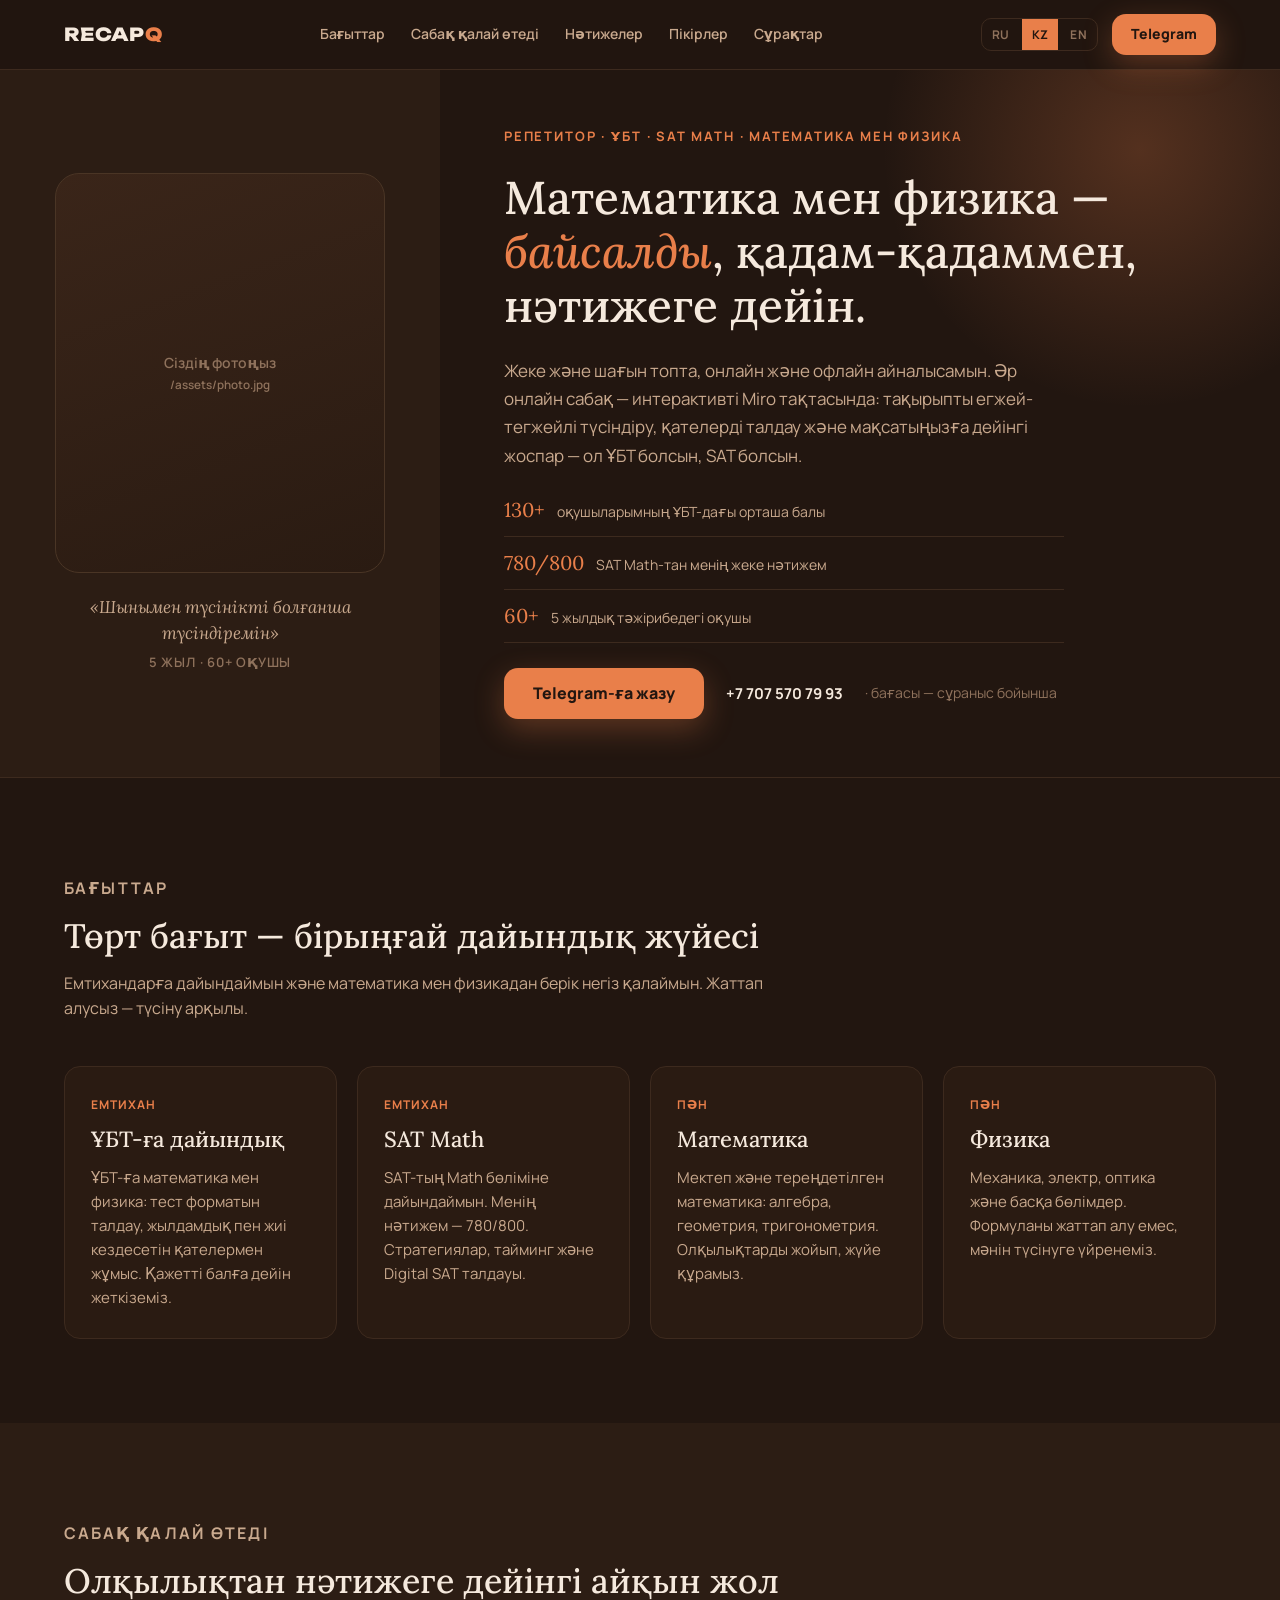
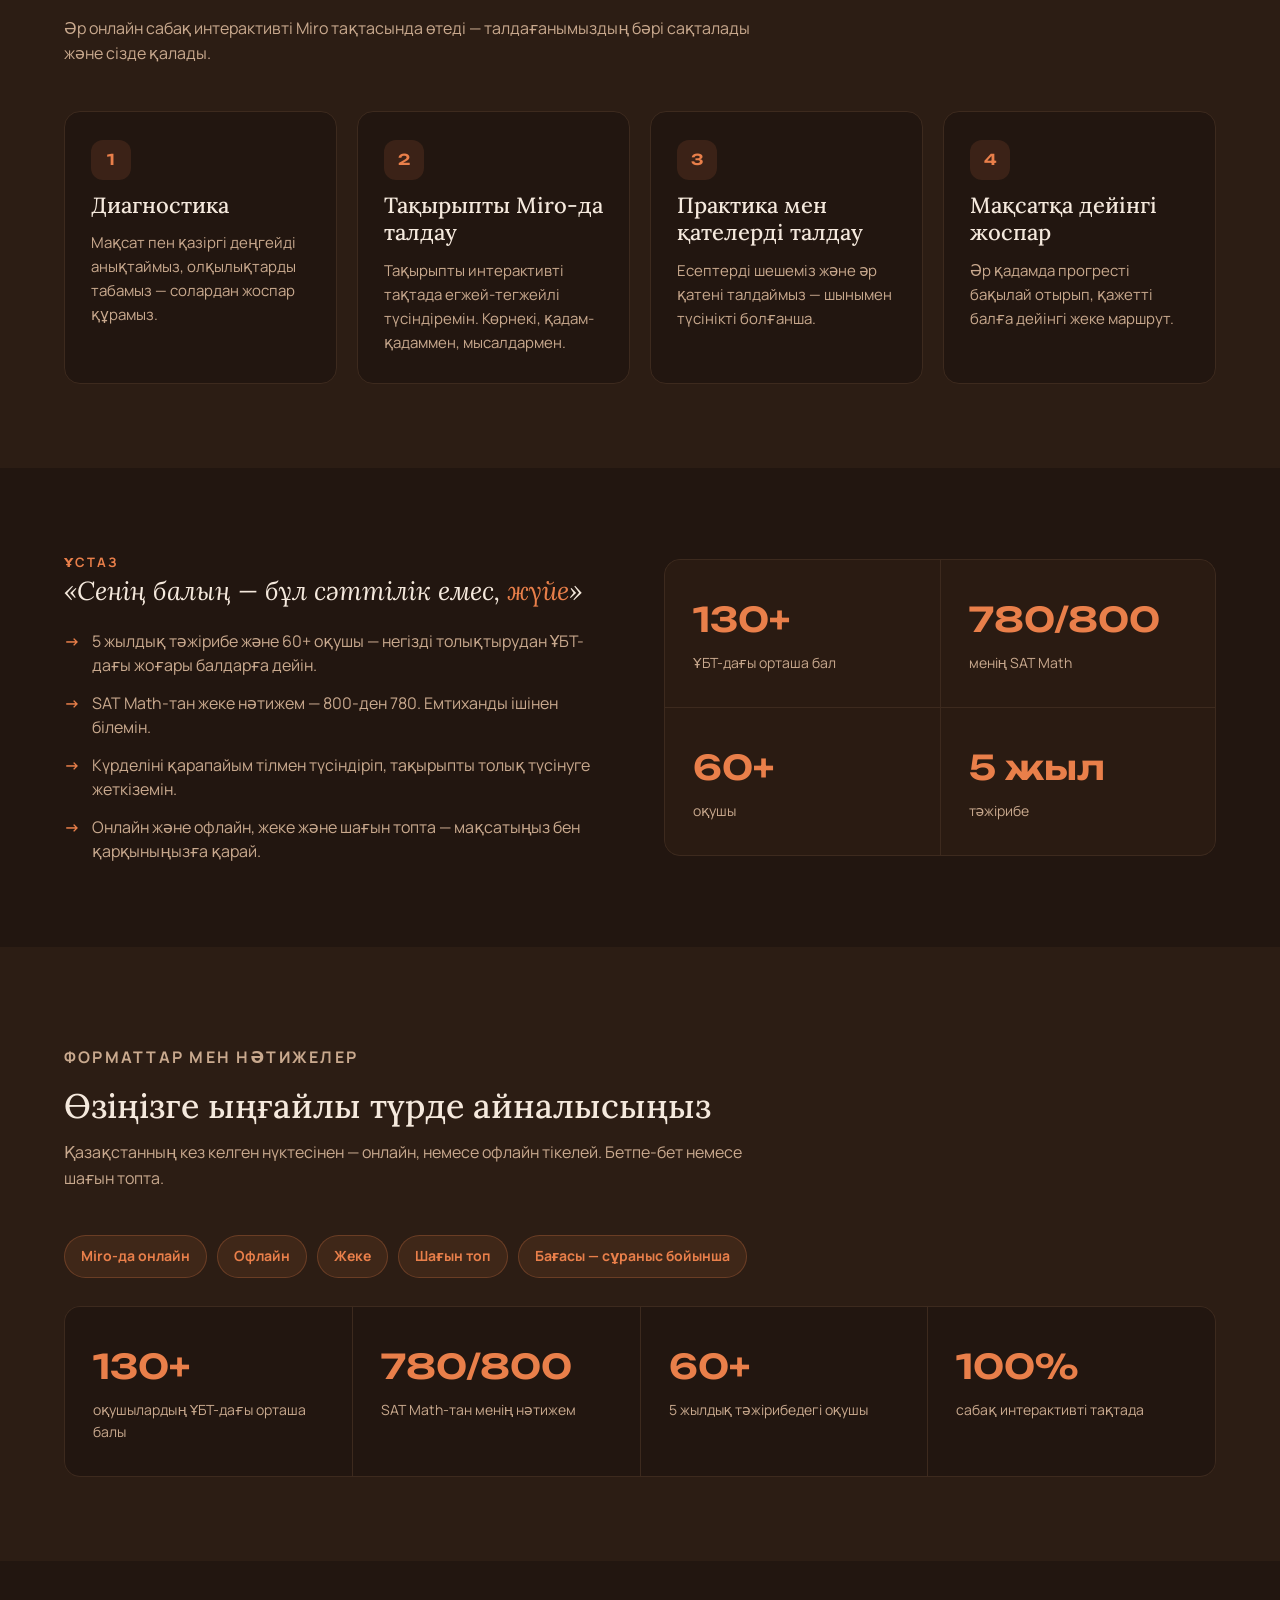
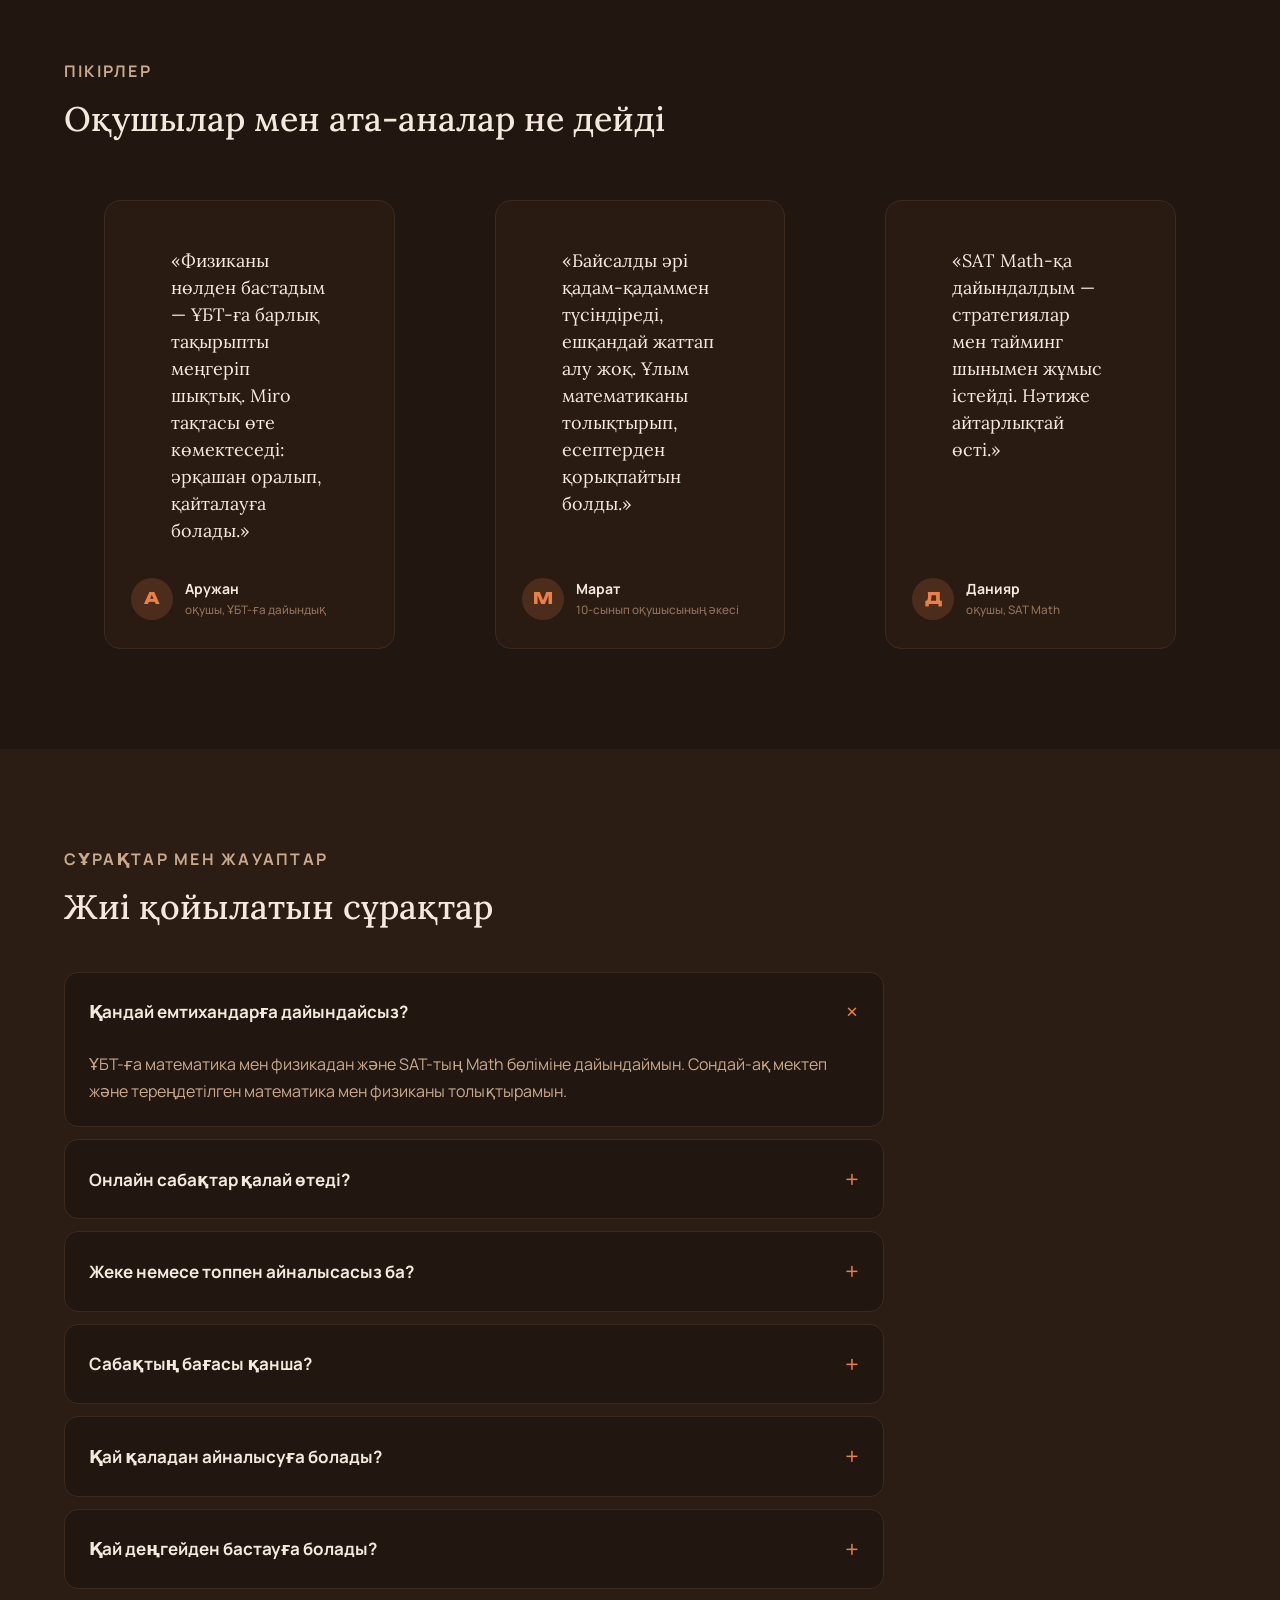
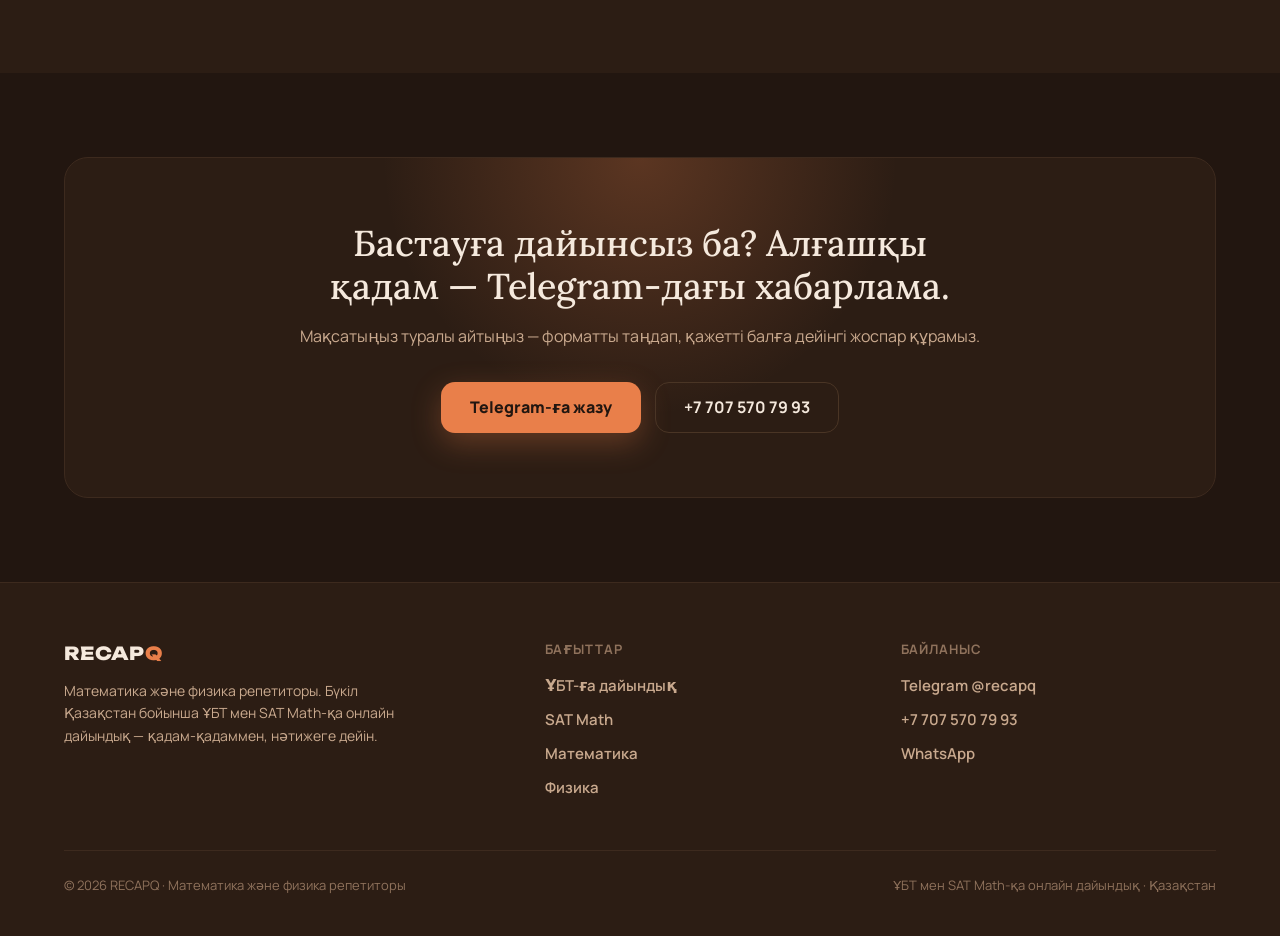
<file: kz/index.html>
<!DOCTYPE html>
<html lang="kk">
<head>
<meta charset="utf-8">
<meta name="viewport" content="width=device-width, initial-scale=1">

<!-- ============ SEO: негізгі тегтер ============ -->
<title>Математика және физика репетиторы · ҰБТ мен SAT Math дайындығы — RECAPQ</title>
<meta name="description" content="Бүкіл Қазақстан бойынша ҰБТ мен SAT Math-қа онлайн дайындық. Математика мен физика Miro тақтасында қадам-қадаммен. Оқушылардың орташа балы 130+, менің SAT Math нәтижем 780/800. Жеке және шағын топта. Telegram @recapq арқылы жазыңыз.">
<meta name="keywords" content="математика репетиторы, физика репетиторы, ҰБТ дайындық, SAT Math, онлайн репетитор Қазақстан, ҰБТ математика, ҰБТ физика, онлайн репетитор, RECAPQ">
<meta name="author" content="RECAPQ">
<meta name="robots" content="index, follow, max-image-preview:large, max-snippet:-1">
<link rel="canonical" href="https://alimath.site/kz/">

<!-- ============ SEO: тілдік нұсқалар (hreflang) ============ -->
<link rel="alternate" hreflang="ru" href="https://alimath.site/">
<link rel="alternate" hreflang="kk" href="https://alimath.site/kz/">
<link rel="alternate" hreflang="en" href="https://alimath.site/en/">
<link rel="alternate" hreflang="x-default" href="https://alimath.site/">

<!-- ============ SEO: Open Graph (Telegram/WhatsApp/FB репосттары) ============ -->
<meta property="og:type" content="website">
<meta property="og:site_name" content="RECAPQ">
<meta property="og:title" content="Математика және физика репетиторы · ҰБТ мен SAT Math дайындығы">
<meta property="og:description" content="ҰБТ мен SAT Math-қа Miro тақтасында қадам-қадаммен онлайн дайындық. Оқушылардың орташа балы 130+. Бүкіл Қазақстан бойынша жеке және шағын топта.">
<meta property="og:url" content="https://alimath.site/kz/">
<meta property="og:image" content="https://alimath.site/assets/og-image.png">
<meta property="og:image:width" content="1200">
<meta property="og:image:height" content="630">
<meta property="og:locale" content="kk_KZ">
<meta property="og:locale:alternate" content="ru_RU">
<meta property="og:locale:alternate" content="en_US">
<meta name="twitter:card" content="summary_large_image">
<meta name="twitter:title" content="Математика және физика репетиторы · ҰБТ мен SAT Math — RECAPQ">
<meta name="twitter:description" content="ҰБТ мен SAT Math-қа Miro тақтасында қадам-қадаммен онлайн дайындық. Оқушылардың орташа балы 130+.">
<meta name="twitter:image" content="https://alimath.site/assets/og-image.png">

<!-- ============ Иконкалар / тақырып ============ -->
<meta name="theme-color" content="#221610">
<link rel="icon" href="/assets/favicon.svg" type="image/svg+xml">
<link rel="apple-touch-icon" href="/assets/apple-touch-icon.png">
<link rel="manifest" href="/site.webmanifest">

<!-- ============ Қаріптер ============ -->
<link rel="preconnect" href="https://fonts.googleapis.com">
<link rel="preconnect" href="https://fonts.gstatic.com" crossorigin>
<link href="https://fonts.googleapis.com/css2?family=Unbounded:wght@400;600;800&family=Lora:ital,wght@0,400;0,500;0,600;1,400&family=Manrope:wght@400;500;600;700;800&display=swap" rel="stylesheet">
<link rel="stylesheet" href="/assets/styles.css">

<!-- ============ SEO: құрылымдалған деректер (JSON-LD) ============ -->
<script type="application/ld+json">
{
  "@context": "https://schema.org",
  "@graph": [
    {
      "@type": "WebSite",
      "@id": "https://alimath.site/kz/#website",
      "url": "https://alimath.site/kz/",
      "name": "RECAPQ",
      "inLanguage": "kk",
      "description": "Математика және физика репетиторы. Бүкіл Қазақстан бойынша ҰБТ мен SAT Math-қа онлайн дайындық."
    },
    {
      "@type": ["EducationalOrganization", "ProfessionalService"],
      "@id": "https://alimath.site/#org",
      "name": "RECAPQ",
      "url": "https://alimath.site/",
      "image": "https://alimath.site/assets/og-image.png",
      "description": "Математика және физика репетиторы: ҰБТ мен SAT Math-қа дайындық. Miro тақтасында онлайн сабақтар, жеке және шағын топта.",
      "telephone": "+7-707-570-79-93",
      "priceRange": "$$",
      "areaServed": { "@type": "Country", "name": "Қазақстан" },
      "availableLanguage": ["ru", "kk", "en"],
      "sameAs": ["https://t.me/recapq"],
      "knowsAbout": ["Математика", "Физика", "ҰБТ", "SAT Math", "Емтиханға дайындық"],
      "makesOffer": [
        { "@type": "Offer", "itemOffered": { "@type": "Course", "name": "ҰБТ-ға математика мен физикадан дайындық", "description": "Тест форматын талдау, жылдамдық пен жиі кездесетін қателермен жұмыс.", "provider": { "@id": "https://alimath.site/#org" } } },
        { "@type": "Offer", "itemOffered": { "@type": "Course", "name": "SAT Math", "description": "SAT-тың Math бөліміне дайындық: стратегиялар, тайминг, Digital SAT талдауы.", "provider": { "@id": "https://alimath.site/#org" } } },
        { "@type": "Offer", "itemOffered": { "@type": "Course", "name": "Математика", "description": "Мектеп және тереңдетілген математика: алгебра, геометрия, тригонометрия.", "provider": { "@id": "https://alimath.site/#org" } } },
        { "@type": "Offer", "itemOffered": { "@type": "Course", "name": "Физика", "description": "Механика, электр, оптика — жаттап алу емес, мәнін түсіну.", "provider": { "@id": "https://alimath.site/#org" } } }
      ]
    },
    {
      "@type": "FAQPage",
      "@id": "https://alimath.site/kz/#faq",
      "mainEntity": [
        { "@type": "Question", "name": "Қандай емтихандарға дайындайсыз?", "acceptedAnswer": { "@type": "Answer", "text": "ҰБТ-ға математика мен физикадан және SAT-тың Math бөліміне дайындаймын. Сондай-ақ мектеп және тереңдетілген математика мен физиканы толықтырамын." } },
        { "@type": "Question", "name": "Онлайн сабақтар қалай өтеді?", "acceptedAnswer": { "@type": "Answer", "text": "Интерактивті Miro тақтасында: тақырыпты түсіндіремін, есептерді шешеміз, әр қатені талдаймыз. Тақта сақталады — оған кез келген уақытта оралуға болады." } },
        { "@type": "Question", "name": "Жеке немесе топпен айналысасыз ба?", "acceptedAnswer": { "@type": "Answer", "text": "Екеуі де — жеке немесе шағын топта, онлайн және офлайн. Форматты мақсатыңызға қарай таңдаймыз." } },
        { "@type": "Question", "name": "Сабақтың бағасы қанша?", "acceptedAnswer": { "@type": "Answer", "text": "Бағасы — сұраныс бойынша. Telegram @recapq арқылы жазыңыз, форматты, мақсатты және бағаны талқылаймыз." } },
        { "@type": "Question", "name": "Қай қаладан айналысуға болады?", "acceptedAnswer": { "@type": "Answer", "text": "Онлайн — Қазақстанның және әлемнің кез келген нүктесінен. Тек интернет қажет." } },
        { "@type": "Question", "name": "Қай деңгейден бастауға болады?", "acceptedAnswer": { "@type": "Answer", "text": "Кез келген деңгейден. Алдымен қазіргі деңгейді диагностикалаймыз, содан кейін мақсатыңызға дейін жеке жоспар құрамыз." } }
      ]
    }
  ]
}
</script>
</head>

<body>

<!-- ============ ШАПКА ============ -->
<header class="site-header">
  <div class="header-inner">
    <a href="/" class="logo" aria-label="RECAPQ — басты бет">RECAP<b>Q</b></a>
    <nav class="nav" aria-label="Негізгі навигация">
      <a href="#subjects">Бағыттар</a>
      <a href="#process">Сабақ қалай өтеді</a>
      <a href="#results">Нәтижелер</a>
      <a href="#reviews">Пікірлер</a>
      <a href="#faq">Сұрақтар</a>
    </nav>
    <div class="header-actions">
      <div class="lang-switch" role="group" aria-label="Сайт тілі">
        <a href="/">RU</a>
        <a href="/kz/" hreflang="kk" aria-current="true">KZ</a>
        <a href="/en/" hreflang="en">EN</a>
      </div>
      <a href="https://t.me/recapq" class="btn btn-primary" style="padding:11px 18px;font-size:14px" target="_blank" rel="noopener">Telegram</a>
    </div>
  </div>
</header>

<main>

<!-- ============ HERO ============ -->
<section class="hero" aria-labelledby="hero-title">
  <span class="glow" aria-hidden="true"></span>
  <div class="hero-grid">
    <div class="hero-photo">
      <div class="photo-frame">
        <!-- Плейсхолдерді өз фотоңызбен ауыстырыңыз: <img src="/assets/photo.jpg" alt="RECAPQ математика және физика репетиторы" width="330" height="400"> -->
        <span class="photo-ph">Сіздің фотоңыз<br><small>/assets/photo.jpg</small></span>
      </div>
      <div class="photo-caption">
        <p class="q">«Шынымен түсінікті болғанша түсіндіремін»</p>
        <p class="meta">5 жыл · 60+ оқушы</p>
      </div>
    </div>
    <div class="hero-body">
      <p class="eyebrow">Репетитор · ҰБТ · SAT Math · Математика мен Физика</p>
      <h1 id="hero-title">Математика мен физика — <em>байсалды</em>, қадам-қадаммен, нәтижеге дейін.</h1>
      <p class="hero-lead">Жеке және шағын топта, онлайн және офлайн айналысамын. Әр онлайн сабақ — интерактивті Miro тақтасында: тақырыпты егжей-тегжейлі түсіндіру, қателерді талдау және мақсатыңызға дейінгі жоспар — ол ҰБТ болсын, SAT болсын.</p>
      <div class="hero-stats">
        <div class="row"><span class="num">130+</span><span class="lbl">оқушыларымның ҰБТ-дағы орташа балы</span></div>
        <div class="row"><span class="num">780/800</span><span class="lbl">SAT Math-тан менің жеке нәтижем</span></div>
        <div class="row"><span class="num">60+</span><span class="lbl">5 жылдық тәжірибедегі оқушы</span></div>
      </div>
      <div class="hero-cta">
        <a href="https://t.me/recapq" class="btn btn-primary" target="_blank" rel="noopener">Telegram-ға жазу</a>
        <a href="tel:+77075707993" class="tel-link">+7 707 570 79 93</a>
        <span class="price">· бағасы — сұраныс бойынша</span>
      </div>
    </div>
  </div>
</section>

<!-- ============ БАҒЫТТАР ============ -->
<section class="section" id="subjects" aria-labelledby="subjects-title">
  <div class="wrap">
    <div class="section-head">
      <p class="eyebrow">Бағыттар</p>
      <h2 id="subjects-title">Төрт бағыт — бірыңғай дайындық жүйесі</h2>
      <p>Емтихандарға дайындаймын және математика мен физикадан берік негіз қалаймын. Жаттап алусыз — түсіну арқылы.</p>
    </div>
    <div class="grid grid-4">
      <article class="card">
        <span class="kicker">Емтихан</span>
        <h3>ҰБТ-ға дайындық</h3>
        <p>ҰБТ-ға математика мен физика: тест форматын талдау, жылдамдық пен жиі кездесетін қателермен жұмыс. Қажетті балға дейін жеткіземіз.</p>
      </article>
      <article class="card">
        <span class="kicker">Емтихан</span>
        <h3>SAT Math</h3>
        <p>SAT-тың Math бөліміне дайындаймын. Менің нәтижем — 780/800. Стратегиялар, тайминг және Digital SAT талдауы.</p>
      </article>
      <article class="card">
        <span class="kicker">Пән</span>
        <h3>Математика</h3>
        <p>Мектеп және тереңдетілген математика: алгебра, геометрия, тригонометрия. Олқылықтарды жойып, жүйе құрамыз.</p>
      </article>
      <article class="card">
        <span class="kicker">Пән</span>
        <h3>Физика</h3>
        <p>Механика, электр, оптика және басқа бөлімдер. Формуланы жаттап алу емес, мәнін түсінуге үйренеміз.</p>
      </article>
    </div>
  </div>
</section>

<!-- ============ САБАҚ ҚАЛАЙ ӨТЕДІ ============ -->
<section class="section section-alt" id="process" aria-labelledby="process-title">
  <div class="wrap">
    <div class="section-head">
      <p class="eyebrow">Сабақ қалай өтеді</p>
      <h2 id="process-title">Олқылықтан нәтижеге дейінгі айқын жол</h2>
      <p>Әр онлайн сабақ интерактивті Miro тақтасында өтеді — талдағанымыздың бәрі сақталады және сізде қалады.</p>
    </div>
    <div class="grid grid-4">
      <article class="card">
        <span class="idx">1</span>
        <h3>Диагностика</h3>
        <p>Мақсат пен қазіргі деңгейді анықтаймыз, олқылықтарды табамыз — солардан жоспар құрамыз.</p>
      </article>
      <article class="card">
        <span class="idx">2</span>
        <h3>Тақырыпты Miro-да талдау</h3>
        <p>Тақырыпты интерактивті тақтада егжей-тегжейлі түсіндіремін. Көрнекі, қадам-қадаммен, мысалдармен.</p>
      </article>
      <article class="card">
        <span class="idx">3</span>
        <h3>Практика мен қателерді талдау</h3>
        <p>Есептерді шешеміз және әр қатені талдаймыз — шынымен түсінікті болғанша.</p>
      </article>
      <article class="card">
        <span class="idx">4</span>
        <h3>Мақсатқа дейінгі жоспар</h3>
        <p>Әр қадамда прогресті бақылай отырып, қажетті балға дейінгі жеке маршрут.</p>
      </article>
    </div>
  </div>
</section>

<!-- ============ МЕН ТУРАЛЫ ============ -->
<section class="section" id="about" aria-labelledby="about-title">
  <div class="wrap about">
    <div>
      <p class="eyebrow">Ұстаз</p>
      <p class="about-quote" id="about-title">«Сенің балың — бұл сәттілік емес, <span>жүйе</span>»</p>
      <ul>
        <li>5 жылдық тәжірибе және 60+ оқушы — негізді толықтырудан ҰБТ-дағы жоғары балдарға дейін.</li>
        <li>SAT Math-тан жеке нәтижем — 800-ден 780. Емтиханды ішінен білемін.</li>
        <li>Күрделіні қарапайым тілмен түсіндіріп, тақырыпты толық түсінуге жеткіземін.</li>
        <li>Онлайн және офлайн, жеке және шағын топта — мақсатыңыз бен қарқыныңызға қарай.</li>
      </ul>
    </div>
    <div>
      <div class="stats-band" style="grid-template-columns:1fr 1fr">
        <div class="cell"><span class="num">130+</span><span class="lbl">ҰБТ-дағы орташа бал</span></div>
        <div class="cell"><span class="num">780/800</span><span class="lbl">менің SAT Math</span></div>
        <div class="cell"><span class="num">60+</span><span class="lbl">оқушы</span></div>
        <div class="cell"><span class="num">5 жыл</span><span class="lbl">тәжірибе</span></div>
      </div>
    </div>
  </div>
</section>

<!-- ============ НӘТИЖЕЛЕР / ФОРМАТТАР ============ -->
<section class="section section-alt" id="results" aria-labelledby="results-title">
  <div class="wrap">
    <div class="section-head">
      <p class="eyebrow">Форматтар мен нәтижелер</p>
      <h2 id="results-title">Өзіңізге ыңғайлы түрде айналысыңыз</h2>
      <p>Қазақстанның кез келген нүктесінен — онлайн, немесе офлайн тікелей. Бетпе-бет немесе шағын топта.</p>
    </div>
    <div class="pills" style="margin-bottom:28px">
      <span class="pill">Miro-да онлайн</span>
      <span class="pill">Офлайн</span>
      <span class="pill">Жеке</span>
      <span class="pill">Шағын топ</span>
      <span class="pill">Бағасы — сұраныс бойынша</span>
    </div>
    <div class="stats-band">
      <div class="cell"><span class="num">130+</span><span class="lbl">оқушылардың ҰБТ-дағы орташа балы</span></div>
      <div class="cell"><span class="num">780/800</span><span class="lbl">SAT Math-тан менің нәтижем</span></div>
      <div class="cell"><span class="num">60+</span><span class="lbl">5 жылдық тәжірибедегі оқушы</span></div>
      <div class="cell"><span class="num">100%</span><span class="lbl">сабақ интерактивті тақтада</span></div>
    </div>
  </div>
</section>

<!-- ============ ПІКІРЛЕР ============ -->
<!-- TODO: төмендегі мысалдарды оқушылардың нақты пікірлерімен ауыстырыңыз (аты, сынып/мақсат, мәтін). -->
<section class="section" id="reviews" aria-labelledby="reviews-title">
  <div class="wrap">
    <div class="section-head">
      <p class="eyebrow">Пікірлер</p>
      <h2 id="reviews-title">Оқушылар мен ата-аналар не дейді</h2>
    </div>
    <div class="grid grid-3">
      <figure class="quote-card">
        <blockquote class="text">«Физиканы нөлден бастадым — ҰБТ-ға барлық тақырыпты меңгеріп шықтық. Miro тақтасы өте көмектеседі: әрқашан оралып, қайталауға болады.»</blockquote>
        <figcaption class="author"><span class="avatar">А</span><span class="who">Аружан<small>оқушы, ҰБТ-ға дайындық</small></span></figcaption>
      </figure>
      <figure class="quote-card">
        <blockquote class="text">«Байсалды әрі қадам-қадаммен түсіндіреді, ешқандай жаттап алу жоқ. Ұлым математиканы толықтырып, есептерден қорықпайтын болды.»</blockquote>
        <figcaption class="author"><span class="avatar">М</span><span class="who">Марат<small>10-сынып оқушысының әкесі</small></span></figcaption>
      </figure>
      <figure class="quote-card">
        <blockquote class="text">«SAT Math-қа дайындалдым — стратегиялар мен тайминг шынымен жұмыс істейді. Нәтиже айтарлықтай өсті.»</blockquote>
        <figcaption class="author"><span class="avatar">Д</span><span class="who">Данияр<small>оқушы, SAT Math</small></span></figcaption>
      </figure>
    </div>
  </div>
</section>

<!-- ============ FAQ ============ -->
<section class="section section-alt" id="faq" aria-labelledby="faq-title">
  <div class="wrap">
    <div class="section-head">
      <p class="eyebrow">Сұрақтар мен жауаптар</p>
      <h2 id="faq-title">Жиі қойылатын сұрақтар</h2>
    </div>
    <div class="faq">
      <details open>
        <summary>Қандай емтихандарға дайындайсыз?</summary>
        <div class="answer">ҰБТ-ға математика мен физикадан және SAT-тың Math бөліміне дайындаймын. Сондай-ақ мектеп және тереңдетілген математика мен физиканы толықтырамын.</div>
      </details>
      <details>
        <summary>Онлайн сабақтар қалай өтеді?</summary>
        <div class="answer">Интерактивті Miro тақтасында: тақырыпты түсіндіремін, есептерді шешеміз, әр қатені талдаймыз. Тақта сақталады — оған кез келген уақытта оралуға болады.</div>
      </details>
      <details>
        <summary>Жеке немесе топпен айналысасыз ба?</summary>
        <div class="answer">Екеуі де — жеке немесе шағын топта, онлайн және офлайн. Форматты мақсатыңызға қарай таңдаймыз.</div>
      </details>
      <details>
        <summary>Сабақтың бағасы қанша?</summary>
        <div class="answer">Бағасы — сұраныс бойынша. Telegram <a href="https://t.me/recapq" target="_blank" rel="noopener">@recapq</a> арқылы жазыңыз, форматты, мақсатты және бағаны талқылаймыз.</div>
      </details>
      <details>
        <summary>Қай қаладан айналысуға болады?</summary>
        <div class="answer">Онлайн — Қазақстанның және әлемнің кез келген нүктесінен. Тек интернет қажет.</div>
      </details>
      <details>
        <summary>Қай деңгейден бастауға болады?</summary>
        <div class="answer">Кез келген деңгейден. Алдымен қазіргі деңгейді диагностикалаймыз, содан кейін мақсатыңызға дейін жеке жоспар құрамыз.</div>
      </details>
    </div>
  </div>
</section>

<!-- ============ ҚОРЫТЫНДЫ CTA ============ -->
<section class="section" aria-labelledby="cta-title">
  <div class="wrap">
    <div class="cta-final">
      <span class="glow" aria-hidden="true"></span>
      <h2 id="cta-title">Бастауға дайынсыз ба? Алғашқы қадам — Telegram-дағы хабарлама.</h2>
      <p>Мақсатыңыз туралы айтыңыз — форматты таңдап, қажетті балға дейінгі жоспар құрамыз.</p>
      <div class="buttons">
        <a href="https://t.me/recapq" class="btn btn-primary" target="_blank" rel="noopener">Telegram-ға жазу</a>
        <a href="tel:+77075707993" class="btn btn-ghost">+7 707 570 79 93</a>
      </div>
    </div>
  </div>
</section>

</main>

<!-- ============ ФУТЕР ============ -->
<footer class="site-footer">
  <div class="wrap">
    <div class="footer-grid">
      <div>
        <div class="logo">RECAP<b>Q</b></div>
        <p>Математика және физика репетиторы. Бүкіл Қазақстан бойынша ҰБТ мен SAT Math-қа онлайн дайындық — қадам-қадаммен, нәтижеге дейін.</p>
      </div>
      <div class="footer-col">
        <h4>Бағыттар</h4>
        <a href="#subjects">ҰБТ-ға дайындық</a>
        <a href="#subjects">SAT Math</a>
        <a href="#subjects">Математика</a>
        <a href="#subjects">Физика</a>
      </div>
      <div class="footer-col">
        <h4>Байланыс</h4>
        <a href="https://t.me/recapq" target="_blank" rel="noopener">Telegram @recapq</a>
        <a href="tel:+77075707993">+7 707 570 79 93</a>
        <a href="https://wa.me/77075707993" target="_blank" rel="noopener">WhatsApp</a>
      </div>
    </div>
    <div class="footer-bottom">
      <span>© 2026 RECAPQ · Математика және физика репетиторы</span>
      <span>ҰБТ мен SAT Math-қа онлайн дайындық · Қазақстан</span>
    </div>
  </div>
</footer>

<!-- ============ Мобильдегі жабысқақ түйме ============ -->
<div class="mobile-cta">
  <a href="https://t.me/recapq" class="btn btn-primary" target="_blank" rel="noopener">Telegram-ға жазу</a>
  <a href="tel:+77075707993" class="btn btn-ghost" aria-label="Қоңырау шалу">Қоңырау шалу</a>
</div>

</body>
</html>
</file>
<file: assets/styles.css>
/* ============================================================
   RECAPQ — репетитор по математике и физике
   Дизайн: тёмный тёплый «Наставник» (2a / 3a)
   ============================================================ */

:root{
  --bg:#221610;
  --bg-panel:#2C1D14;
  --bg-elev:#2A1B12;
  --text:#F5E9DD;
  --text-muted:#C9A98E;
  --text-dim:#8F725C;
  --accent:#E97F4A;
  --accent-hover:#F5975F;
  --line:#3D2A1E;
  --line-strong:#4A3525;
  --maxw:1200px;
  --radius:16px;
  --shadow-accent:0 10px 30px rgba(233,127,74,.30);
  --ease:cubic-bezier(.4,0,.2,1);
}

*{box-sizing:border-box}
html{scroll-behavior:smooth}
body{
  margin:0;
  background:var(--bg);
  color:var(--text);
  font-family:Manrope,system-ui,-apple-system,Segoe UI,sans-serif;
  font-size:16px;
  line-height:1.6;
  -webkit-font-smoothing:antialiased;
  text-rendering:optimizeLegibility;
  overflow-x:hidden;
}
img{max-width:100%;display:block}
a{color:var(--accent);text-decoration:none;transition:color .2s var(--ease)}
a:hover{color:var(--accent-hover)}
h1,h2,h3{margin:0;font-weight:500}
p{margin:0}
:focus-visible{outline:2px solid var(--accent);outline-offset:3px;border-radius:4px}
::selection{background:rgba(233,127,74,.3);color:#fff}

.wrap{max-width:var(--maxw);margin:0 auto;padding:0 24px}
.eyebrow{
  font-size:13px;font-weight:700;letter-spacing:.14em;
  text-transform:uppercase;color:var(--accent);
}
.serif{font-family:Lora,Georgia,serif}
.display{font-family:Unbounded,sans-serif}

/* Buttons */
.btn{
  display:inline-flex;align-items:center;justify-content:center;gap:8px;
  font-weight:800;font-size:16px;padding:15px 28px;border-radius:14px;
  transition:all .2s var(--ease);cursor:pointer;border:1px solid transparent;
  text-align:center;line-height:1.2;
}
.btn-primary{background:var(--accent);color:#221610;box-shadow:var(--shadow-accent)}
.btn-primary:hover{background:var(--accent-hover);color:#221610;transform:translateY(-2px)}
.btn-ghost{border-color:var(--line-strong);color:var(--text);font-weight:700}
.btn-ghost:hover{border-color:var(--accent);color:var(--accent)}
.btn-block{width:100%}

/* Glow */
.glow{
  position:absolute;width:520px;height:520px;border-radius:50%;
  background:radial-gradient(circle,rgba(233,127,74,.25),rgba(233,127,74,0) 70%);
  pointer-events:none;z-index:0;
}

/* ===================== HEADER ===================== */
.site-header{
  position:sticky;top:0;z-index:50;
  background:rgba(34,22,16,.85);backdrop-filter:blur(12px);
  border-bottom:1px solid var(--line);
}
.header-inner{display:flex;align-items:center;justify-content:space-between;gap:16px;padding:14px 24px;max-width:var(--maxw);margin:0 auto}
.logo{font-family:Unbounded,sans-serif;font-weight:800;font-size:18px;letter-spacing:.02em;color:var(--text)}
.logo b{color:var(--accent);font-weight:800}
.nav{display:flex;align-items:center;gap:26px}
.nav a{color:var(--text-muted);font-weight:600;font-size:14px}
.nav a:hover{color:var(--text)}
.header-actions{display:flex;align-items:center;gap:14px}
.lang-switch{display:flex;gap:2px;border:1px solid var(--line);border-radius:10px;overflow:hidden}
.lang-switch a{padding:6px 10px;font-size:12px;font-weight:700;color:var(--text-dim);letter-spacing:.03em}
.lang-switch a:hover{color:var(--text);background:var(--bg-panel)}
.lang-switch a[aria-current="true"]{background:var(--accent);color:#221610}

/* ===================== HERO ===================== */
.hero{position:relative;overflow:hidden;border-bottom:1px solid var(--line)}
.hero .glow{top:-180px;right:-120px}
.hero-grid{display:grid;grid-template-columns:440px 1fr;min-height:640px}
.hero-photo{
  background:var(--bg-panel);display:flex;flex-direction:column;
  justify-content:center;align-items:center;gap:22px;padding:48px 40px;position:relative;z-index:1;
}
.photo-frame{
  width:330px;max-width:100%;height:400px;border-radius:24px;overflow:hidden;
  background:linear-gradient(160deg,#3a2519,#2a1b12);border:1px solid var(--line-strong);
  display:flex;align-items:center;justify-content:center;position:relative;
}
.photo-frame img{width:100%;height:100%;object-fit:cover}
.photo-ph{color:var(--text-dim);font-size:14px;font-weight:600;text-align:center;padding:20px;line-height:1.5}
.photo-caption{display:flex;flex-direction:column;gap:6px;align-items:center;text-align:center}
.photo-caption .q{font-family:Lora,serif;font-style:italic;font-size:17px;color:var(--text-muted);line-height:1.5}
.photo-caption .meta{font-size:13px;font-weight:600;color:var(--text-dim);letter-spacing:.06em;text-transform:uppercase}
.hero-body{display:flex;flex-direction:column;justify-content:center;gap:24px;padding:56px 64px;position:relative;z-index:1}
.hero-body h1{font-family:Lora,serif;font-weight:500;font-size:46px;line-height:1.18}
.hero-body h1 em{color:var(--accent);font-style:italic}
.hero-lead{font-size:17px;line-height:1.65;color:var(--text-muted);max-width:560px}
.hero-stats{display:flex;flex-direction:column;gap:10px;max-width:560px}
.hero-stats .row{display:flex;align-items:baseline;gap:12px;border-bottom:1px solid var(--line);padding-bottom:10px}
.hero-stats .num{font-family:Lora,serif;font-size:20px;color:var(--accent)}
.hero-stats .lbl{font-size:14px;color:var(--text-muted)}
.hero-cta{display:flex;gap:12px;align-items:center;flex-wrap:wrap}
.hero-cta .price{font-size:14px;color:var(--text-dim)}
.tel-link{color:var(--text);font-weight:700;font-size:15px;padding:15px 10px}
.tel-link:hover{color:var(--accent)}

/* ===================== SECTIONS ===================== */
.section{padding:84px 0;position:relative}
.section-alt{background:var(--bg-panel)}
.section-head{max-width:720px;margin:0 0 44px}
.section-head h2{font-family:Lora,serif;font-size:34px;line-height:1.22;margin-top:14px}
.section-head p{color:var(--text-muted);font-size:16px;margin-top:14px}

/* Cards grid */
.grid{display:grid;gap:20px}
.grid-4{grid-template-columns:repeat(4,1fr)}
.grid-3{grid-template-columns:repeat(3,1fr)}
.grid-2{grid-template-columns:repeat(2,1fr)}
.card{
  background:var(--bg-elev);border:1px solid var(--line);border-radius:var(--radius);
  padding:28px 26px;display:flex;flex-direction:column;gap:12px;
  transition:border-color .25s var(--ease),transform .25s var(--ease);
}
.section-alt .card{background:var(--bg)}
.card:hover{border-color:var(--line-strong);transform:translateY(-3px)}
.card .kicker{font-size:12px;font-weight:700;letter-spacing:.08em;text-transform:uppercase;color:var(--accent)}
.card h3{font-family:Lora,serif;font-size:22px;line-height:1.25}
.card p{color:var(--text-muted);font-size:15px;line-height:1.6}
.card .idx{font-family:Unbounded,sans-serif;font-weight:600;font-size:15px;color:var(--accent);
  width:40px;height:40px;border-radius:12px;background:rgba(233,127,74,.12);
  display:flex;align-items:center;justify-content:center}

/* Stats band */
.stats-band{display:grid;grid-template-columns:repeat(4,1fr);gap:1px;background:var(--line);border:1px solid var(--line);border-radius:var(--radius);overflow:hidden}
.stats-band .cell{background:var(--bg-elev);padding:32px 28px;display:flex;flex-direction:column;gap:6px}
.section-alt .stats-band .cell{background:var(--bg)}
.stats-band .num{font-family:Unbounded,sans-serif;font-weight:600;font-size:34px;color:var(--accent)}
.stats-band .lbl{font-size:14px;color:var(--text-muted)}

/* Pills */
.pills{display:flex;flex-wrap:wrap;gap:10px}
.pill{background:rgba(233,127,74,.1);color:var(--accent);border:1px solid rgba(233,127,74,.25);
  font-size:14px;font-weight:700;padding:9px 16px;border-radius:999px}

/* About */
.about{display:grid;grid-template-columns:1fr 1fr;gap:48px;align-items:center}
.about-quote{font-family:Lora,serif;font-style:italic;font-size:26px;line-height:1.4;color:var(--text)}
.about-quote span{color:var(--accent)}
.about ul{list-style:none;padding:0;margin:20px 0 0;display:flex;flex-direction:column;gap:14px}
.about li{display:flex;gap:12px;color:var(--text-muted);font-size:16px;line-height:1.5}
.about li::before{content:"→";color:var(--accent);font-weight:700}

/* Testimonials */
.quote-card{background:var(--bg-elev);border:1px solid var(--line);border-radius:var(--radius);padding:28px 26px;display:flex;flex-direction:column;gap:16px}
.section-alt .quote-card{background:var(--bg)}
.quote-card .text{font-family:Lora,serif;font-size:18px;line-height:1.5;color:var(--text)}
.quote-card .author{display:flex;align-items:center;gap:12px;margin-top:auto}
.quote-card .avatar{width:42px;height:42px;border-radius:50%;background:rgba(233,127,74,.18);color:var(--accent);display:flex;align-items:center;justify-content:center;font-weight:800;font-family:Unbounded,sans-serif}
.quote-card .who{font-size:14px;font-weight:700}
.quote-card .who small{display:block;color:var(--text-dim);font-weight:500}

/* FAQ */
.faq{max-width:820px;display:flex;flex-direction:column;gap:12px}
.faq details{background:var(--bg-elev);border:1px solid var(--line);border-radius:14px;overflow:hidden}
.section-alt .faq details{background:var(--bg)}
.faq summary{list-style:none;cursor:pointer;padding:20px 24px;font-weight:700;font-size:17px;display:flex;justify-content:space-between;align-items:center;gap:16px}
.faq summary::-webkit-details-marker{display:none}
.faq summary::after{content:"+";color:var(--accent);font-size:24px;font-weight:400;transition:transform .2s var(--ease)}
.faq details[open] summary::after{transform:rotate(45deg)}
.faq .answer{padding:0 24px 22px;color:var(--text-muted);font-size:16px;line-height:1.65}

/* Final CTA */
.cta-final{position:relative;overflow:hidden;text-align:center;border-radius:24px;background:var(--bg-panel);border:1px solid var(--line);padding:64px 32px}
.cta-final .glow{top:-260px;left:50%;transform:translateX(-50%)}
.cta-final h2{font-family:Lora,serif;font-size:36px;line-height:1.2;position:relative;z-index:1;max-width:640px;margin:0 auto}
.cta-final p{color:var(--text-muted);margin-top:16px;position:relative;z-index:1}
.cta-final .buttons{margin-top:32px;display:flex;gap:14px;justify-content:center;flex-wrap:wrap;position:relative;z-index:1}

/* Footer */
.site-footer{border-top:1px solid var(--line);padding:56px 0 40px;background:var(--bg-panel)}
.footer-grid{display:grid;grid-template-columns:1.4fr 1fr 1fr;gap:40px}
.site-footer .logo{margin-bottom:12px}
.site-footer p{color:var(--text-muted);font-size:14px;line-height:1.6;max-width:340px}
.footer-col h4{font-size:13px;text-transform:uppercase;letter-spacing:.08em;color:var(--text-dim);font-weight:700;margin:0 0 14px}
.footer-col a{display:block;color:var(--text-muted);font-weight:600;font-size:15px;margin-bottom:10px}
.footer-col a:hover{color:var(--accent)}
.footer-bottom{border-top:1px solid var(--line);margin-top:40px;padding-top:24px;color:var(--text-dim);font-size:13px;display:flex;justify-content:space-between;gap:16px;flex-wrap:wrap}

/* Sticky mobile CTA */
.mobile-cta{
  display:none;position:fixed;left:0;right:0;bottom:0;z-index:60;
  padding:10px 14px calc(10px + env(safe-area-inset-bottom));gap:10px;
  background:rgba(34,22,16,.92);backdrop-filter:blur(12px);border-top:1px solid var(--line);
}
.mobile-cta .btn{flex:1;padding:14px 12px;font-size:15px}
.mobile-cta .btn-ghost{flex:0 0 auto;padding:14px 16px}

/* ===================== RESPONSIVE ===================== */
@media(max-width:960px){
  .hero-grid{grid-template-columns:1fr}
  .hero-photo{order:2;padding:36px 24px}
  .hero-body{order:1;padding:40px 24px 8px}
  .about{grid-template-columns:1fr;gap:28px}
  .grid-4{grid-template-columns:repeat(2,1fr)}
  .grid-3{grid-template-columns:1fr}
  .stats-band{grid-template-columns:repeat(2,1fr)}
  .footer-grid{grid-template-columns:1fr 1fr}
  .nav{display:none}
}
@media(max-width:640px){
  .header-inner{padding:12px 16px}
  .wrap{padding:0 16px}
  .section{padding:56px 0}
  .hero-body h1{font-size:31px}
  .section-head h2{font-size:26px}
  .about-quote{font-size:21px}
  .cta-final h2{font-size:27px}
  .grid-4,.grid-2{grid-template-columns:1fr}
  .stats-band{grid-template-columns:1fr 1fr}
  .footer-grid{grid-template-columns:1fr}
  .hero-cta{flex-direction:column;align-items:stretch}
  .hero-cta .btn,.hero-cta .tel-link{width:100%;text-align:center}
  .mobile-cta{display:flex}
  .site-footer{padding-bottom:96px}
  .logo{font-size:16px}
}
@media(prefers-reduced-motion:reduce){
  *{scroll-behavior:auto!important;transition:none!important;animation:none!important}
}
</file>
